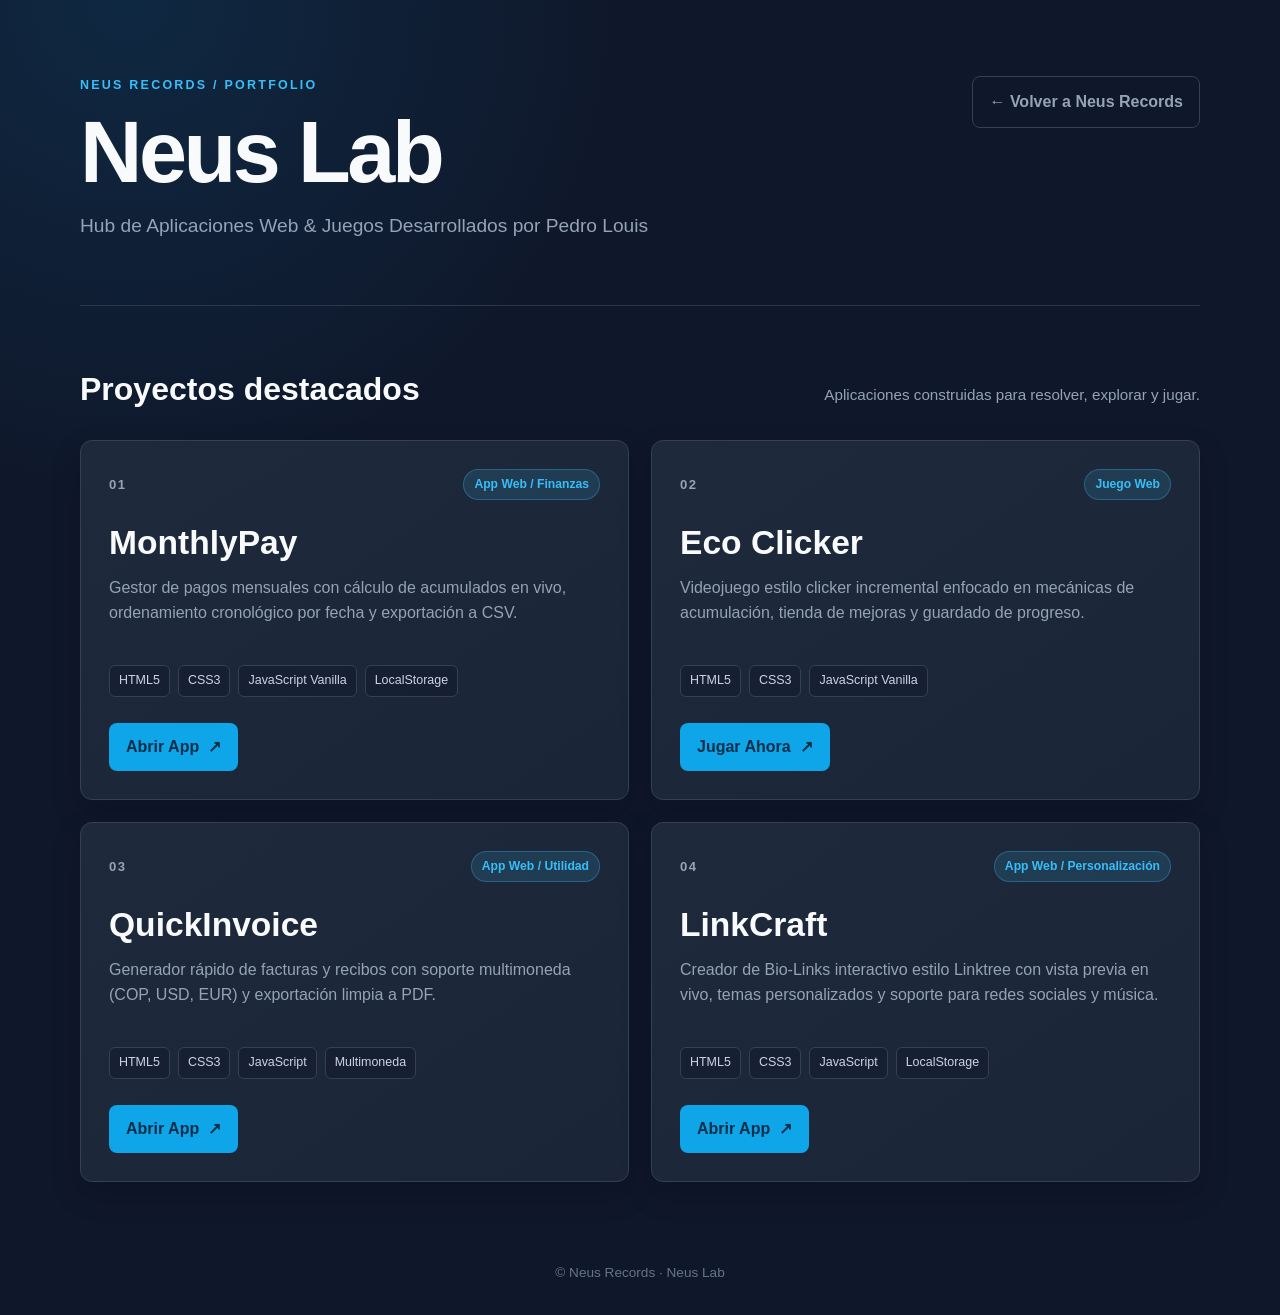
<file: portafolio/index.html>
<!DOCTYPE html>
<html lang="es">
<head>
	<meta charset="UTF-8">
	<meta name="viewport" content="width=device-width, initial-scale=1.0">
	<meta name="description" content="Neus Lab: aplicaciones web y juegos desarrollados por Pedro Louis.">
	<title>Neus Lab | Proyectos</title>
	<style>
		:root {
			color-scheme: dark;
			--background: #0f172a;
			--surface: #1e293b;
			--surface-raised: #24344d;
			--border: #334155;
			--text: #f8fafc;
			--muted: #94a3b8;
			--accent: #38bdf8;
			--accent-strong: #0ea5e9;
			--accent-soft: rgba(56, 189, 248, 0.14);
		}

		* {
			box-sizing: border-box;
		}

		html {
			scroll-behavior: smooth;
		}

		body {
			min-width: 320px;
			min-height: 100vh;
			margin: 0;
			background:
				radial-gradient(circle at 10% 0%, rgba(14, 165, 233, 0.12), transparent 32rem),
				var(--background);
			color: var(--text);
			font-family: "Segoe UI", "Helvetica Neue", sans-serif;
			line-height: 1.6;
		}

		a {
			color: inherit;
		}

		.site-shell {
			width: min(1120px, calc(100% - 40px));
			margin: 0 auto;
		}

		.hero {
			display: flex;
			align-items: flex-start;
			justify-content: space-between;
			gap: 32px;
			padding: 76px 0 64px;
			border-bottom: 1px solid rgba(51, 65, 85, 0.75);
		}

		.eyebrow {
			margin: 0 0 14px;
			color: var(--accent);
			font-size: 0.78rem;
			font-weight: 700;
			letter-spacing: 0.18em;
			text-transform: uppercase;
		}

		h1,
		h2,
		p {
			margin-top: 0;
		}

		h1 {
			max-width: 680px;
			margin-bottom: 16px;
			font-size: clamp(2.6rem, 7vw, 5.4rem);
			line-height: 0.98;
			letter-spacing: -0.04em;
		}

		.hero-copy {
			max-width: 670px;
			margin-bottom: 0;
			color: var(--muted);
			font-size: clamp(1rem, 2vw, 1.2rem);
		}

		.back-link,
		.project-link {
			display: inline-flex;
			align-items: center;
			justify-content: center;
			gap: 9px;
			border-radius: 8px;
			font-weight: 700;
			text-decoration: none;
			transition: transform 180ms ease, background-color 180ms ease, border-color 180ms ease;
		}

		.back-link {
			flex: 0 0 auto;
			padding: 12px 16px;
			border: 1px solid var(--border);
			color: var(--muted);
			white-space: nowrap;
		}

		.back-link:hover,
		.back-link:focus-visible {
			border-color: var(--accent);
			background: var(--accent-soft);
			color: var(--text);
			transform: translateY(-2px);
		}

		.projects-section {
			padding: 58px 0 80px;
		}

		.section-heading {
			display: flex;
			align-items: baseline;
			justify-content: space-between;
			gap: 20px;
			margin-bottom: 24px;
		}

		.section-heading h2 {
			margin-bottom: 0;
			font-size: clamp(1.5rem, 3vw, 2rem);
		}

		.section-heading p {
			margin-bottom: 0;
			color: var(--muted);
			font-size: 0.95rem;
		}

		.project-grid {
			display: grid;
			grid-template-columns: repeat(2, minmax(0, 1fr));
			gap: 22px;
		}

		.project-card {
			display: flex;
			flex-direction: column;
			min-height: 360px;
			padding: 28px;
			border: 1px solid var(--border);
			border-radius: 12px;
			background: linear-gradient(145deg, var(--surface), rgba(30, 41, 59, 0.78));
			box-shadow: 0 12px 30px rgba(2, 8, 23, 0.18);
			transition: transform 220ms ease, border-color 220ms ease, box-shadow 220ms ease;
		}

		.project-card:hover {
			border-color: rgba(56, 189, 248, 0.72);
			box-shadow: 0 18px 42px rgba(2, 8, 23, 0.34), 0 0 24px rgba(56, 189, 248, 0.1);
			transform: translateY(-6px);
		}

		.project-card:focus-within {
			border-color: var(--accent);
		}

		.project-topline {
			display: flex;
			align-items: center;
			justify-content: space-between;
			gap: 16px;
			margin-bottom: 24px;
		}

		.project-number {
			color: var(--muted);
			font-size: 0.82rem;
			font-weight: 700;
			letter-spacing: 0.12em;
		}

		.badge {
			padding: 5px 10px;
			border: 1px solid rgba(56, 189, 248, 0.3);
			border-radius: 999px;
			background: var(--accent-soft);
			color: var(--accent);
			font-size: 0.76rem;
			font-weight: 700;
		}

		.project-card h2 {
			margin-bottom: 12px;
			font-size: clamp(1.55rem, 3vw, 2.1rem);
			line-height: 1.15;
		}

		.description {
			margin-bottom: 24px;
			color: var(--muted);
		}

		.tech-list {
			display: flex;
			flex-wrap: wrap;
			gap: 8px;
			margin: auto 0 26px;
			padding: 0;
			list-style: none;
		}

		.tech-list li {
			padding: 5px 9px;
			border: 1px solid var(--border);
			border-radius: 6px;
			background: rgba(15, 23, 42, 0.42);
			color: #cbd5e1;
			font-size: 0.78rem;
		}

		.project-link {
			align-self: flex-start;
			padding: 11px 17px;
			background: var(--accent-strong);
			color: #082f49;
		}

		.project-link:hover,
		.project-link:focus-visible {
			background: var(--accent);
			transform: translateY(-2px);
		}

		:focus-visible {
			outline: 3px solid rgba(56, 189, 248, 0.45);
			outline-offset: 3px;
		}

		footer {
			padding: 0 0 32px;
			color: #64748b;
			font-size: 0.85rem;
			text-align: center;
		}

		@media (max-width: 700px) {
			.site-shell {
				width: min(100% - 28px, 560px);
			}

			.hero {
				flex-direction: column;
				padding: 48px 0 42px;
			}

			.back-link {
				width: 100%;
			}

			.projects-section {
				padding: 42px 0 56px;
			}

			.section-heading {
				align-items: flex-start;
				flex-direction: column;
				gap: 6px;
			}

			.project-grid {
				grid-template-columns: 1fr;
			}

			.project-card {
				min-height: 0;
				padding: 23px;
			}
		}

		@media (prefers-reduced-motion: reduce) {
			html {
				scroll-behavior: auto;
			}

			*,
			*::before,
			*::after {
				transition-duration: 0.01ms !important;
			}
		}
	</style>
</head>
<body>
	<main>
		<div class="site-shell">
			<header class="hero">
				<div>
					<p class="eyebrow">Neus Records / Portfolio</p>
					<h1>Neus Lab</h1>
					<p class="hero-copy">Hub de Aplicaciones Web &amp; Juegos Desarrollados por Pedro Louis</p>
				</div>
				<a class="back-link" href="../index.html">← Volver a Neus Records</a>
			</header>

			<section class="projects-section" aria-labelledby="projects-title">
				<div class="section-heading">
					<h2 id="projects-title">Proyectos destacados</h2>
					<p>Aplicaciones construidas para resolver, explorar y jugar.</p>
				</div>

				<div class="project-grid">
					<article class="project-card">
						<div class="project-topline">
							<span class="project-number">01</span>
							<span class="badge">App Web / Finanzas</span>
						</div>
						<h2>MonthlyPay</h2>
						<p class="description">Gestor de pagos mensuales con cálculo de acumulados en vivo, ordenamiento cronológico por fecha y exportación a CSV.</p>
						<ul class="tech-list" aria-label="Tecnologías de MonthlyPay">
							<li>HTML5</li>
							<li>CSS3</li>
							<li>JavaScript Vanilla</li>
							<li>LocalStorage</li>
						</ul>
						<a class="project-link" href="./monthlypay/">Abrir App <span aria-hidden="true">↗</span></a>
					</article>

					<article class="project-card">
						<div class="project-topline">
							<span class="project-number">02</span>
							<span class="badge">Juego Web</span>
						</div>
						<h2>Eco Clicker</h2>
						<p class="description">Videojuego estilo clicker incremental enfocado en mecánicas de acumulación, tienda de mejoras y guardado de progreso.</p>
						<ul class="tech-list" aria-label="Tecnologías de Eco Clicker">
							<li>HTML5</li>
							<li>CSS3</li>
							<li>JavaScript Vanilla</li>
						</ul>
						<a class="project-link" href="./ecoclicker/">Jugar Ahora <span aria-hidden="true">↗</span></a>
					</article>

					<article class="project-card">
						<div class="project-topline">
							<span class="project-number">03</span>
							<span class="badge">App Web / Utilidad</span>
						</div>
						<h2>QuickInvoice</h2>
						<p class="description">Generador rápido de facturas y recibos con soporte multimoneda (COP, USD, EUR) y exportación limpia a PDF.</p>
						<ul class="tech-list" aria-label="Tecnologías de QuickInvoice">
							<li>HTML5</li>
							<li>CSS3</li>
							<li>JavaScript</li>
							<li>Multimoneda</li>
						</ul>
						<a class="project-link" href="./quickinvoice/">Abrir App <span aria-hidden="true">↗</span></a>
					</article>

					<article class="project-card">
						<div class="project-topline">
							<span class="project-number">04</span>
							<span class="badge">App Web / Personalización</span>
						</div>
						<h2>LinkCraft</h2>
						<p class="description">Creador de Bio-Links interactivo estilo Linktree con vista previa en vivo, temas personalizados y soporte para redes sociales y música.</p>
						<ul class="tech-list" aria-label="Tecnologías de LinkCraft">
							<li>HTML5</li>
							<li>CSS3</li>
							<li>JavaScript</li>
							<li>LocalStorage</li>
						</ul>
						<a class="project-link" href="./linkcraft/">Abrir App <span aria-hidden="true">↗</span></a>
					</article>
				</div>
			</section>
		</div>
	</main>

	<footer>© Neus Records · Neus Lab</footer>
</body>
</html>
</file>
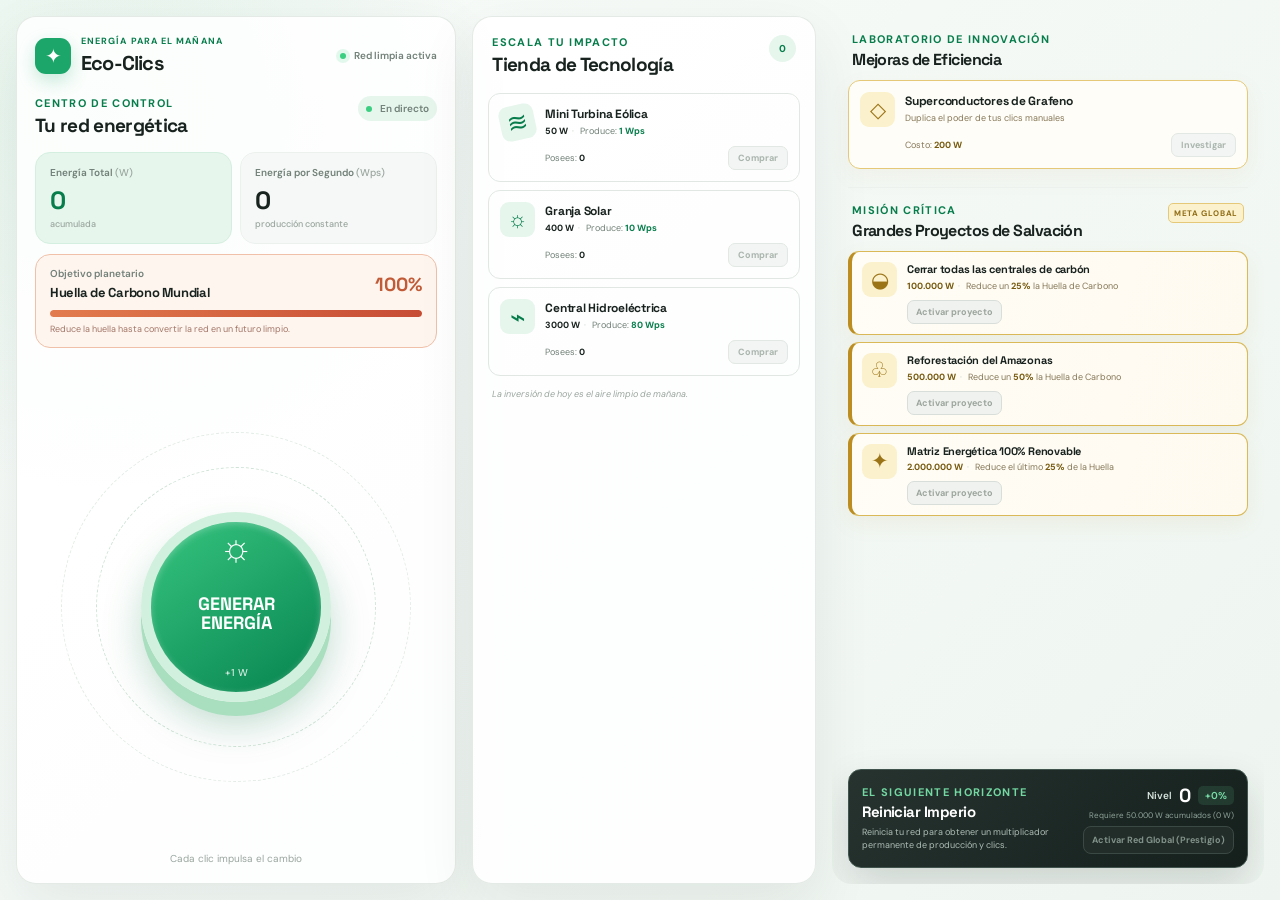
<file: portafolio/ecoclicker/index.html>
<!DOCTYPE html>
<html lang="es">
<head>
	<meta charset="UTF-8">
	<meta name="viewport" content="width=device-width, initial-scale=1.0">
	<meta name="description" content="Eco-Clics: construye tu imperio de energía limpia.">
	<title>Eco-Clics: Imperio de Energía Limpia</title>
	<link rel="preconnect" href="https://fonts.googleapis.com">
	<link rel="preconnect" href="https://fonts.gstatic.com" crossorigin>
	<link href="https://fonts.googleapis.com/css2?family=DM+Sans:wght@400;500;600;700&family=Space+Grotesk:wght@500;600;700&display=swap" rel="stylesheet">
	<link rel="stylesheet" href="style.css">
</head>
<body>
	<div class="page-shell">
		<main class="game-layout">
			<section class="generator-panel" aria-labelledby="dashboard-title">
				<div class="control-brand">
					<div class="brand-lockup">
						<div class="brand-mark" aria-hidden="true">✦</div>
						<div>
							<p class="eyebrow">Energía para el mañana</p>
							<h1>Eco-Clics</h1>
						</div>
					</div>
					<div class="status-pill"><span class="status-dot"></span> Red limpia activa</div>
				</div>
				<div class="section-heading">
					<div>
						<p class="eyebrow">Centro de control</p>
						<h2 id="dashboard-title">Tu red energética</h2>
					</div>
					<span class="live-label"><span></span> En directo</span>
				</div>

				<div class="metrics" aria-label="Estadísticas de energía">
					<div class="metric-card metric-primary">
						<span class="metric-label">Energía Total <b>(W)</b></span>
						<strong id="energy-total">0</strong>
						<span class="metric-note">acumulada</span>
					</div>
					<div class="metric-card">
						<span class="metric-label">Energía por Segundo <b>(Wps)</b></span>
						<strong id="energy-rate">0</strong>
						<span class="metric-note">producción constante</span>
					</div>
				</div>
				<div class="carbon-card" id="carbon-card">
					<div class="carbon-heading">
						<div>
							<span class="metric-label">Objetivo planetario</span>
							<strong>Huella de Carbono Mundial</strong>
						</div>
						<b id="carbon-value">100%</b>
					</div>
					<div class="carbon-track" role="progressbar" aria-label="Huella de Carbono Mundial" aria-valuemin="0" aria-valuemax="100" aria-valuenow="100">
						<span id="carbon-progress-fill"></span>
					</div>
					<p>Reduce la huella hasta convertir la red en un futuro limpio.</p>
				</div>

				<div class="generator-stage">
					<div class="orbit orbit-one"></div>
					<div class="orbit orbit-two"></div>
					<button class="solar-button" id="generate-button" type="button" aria-label="Generar energía">
						<span class="solar-icon" aria-hidden="true">☼</span>
						<span>Generar<br>energía</span>
						<small>+1 W</small>
					</button>
					<p class="click-hint">Cada clic impulsa el cambio</p>
				</div>
			</section>

			<aside class="shop-panel" aria-labelledby="shop-title">
				<div class="section-heading shop-heading">
					<div>
						<p class="eyebrow">Escala tu impacto</p>
						<h2 id="shop-title">Tienda de Tecnología</h2>
					</div>
					<span class="shop-count" id="owned-total">0</span>
				</div>
				<div class="shop-list">
					<article class="upgrade-card" data-id="wind">
						<div class="upgrade-icon wind-icon" aria-hidden="true">≋</div>
						<div class="upgrade-info">
							<h3>Mini Turbina Eólica</h3>
							<p><span class="cost" data-cost>50 W</span><span class="separator">·</span> Produce: <b>1 Wps</b></p>
							<div class="upgrade-footer"><span>Posees: <b data-owned>0</b></span><button class="buy-button" type="button">Comprar</button></div>
						</div>
					</article>
					<article class="upgrade-card" data-id="solar">
						<div class="upgrade-icon solar-icon-small" aria-hidden="true">☼</div>
						<div class="upgrade-info">
							<h3>Granja Solar</h3>
							<p><span class="cost" data-cost>400 W</span><span class="separator">·</span> Produce: <b>10 Wps</b></p>
							<div class="upgrade-footer"><span>Posees: <b data-owned>0</b></span><button class="buy-button" type="button">Comprar</button></div>
						</div>
					</article>
					<article class="upgrade-card" data-id="hydro">
						<div class="upgrade-icon hydro-icon" aria-hidden="true">⌁</div>
						<div class="upgrade-info">
							<h3>Central Hidroeléctrica</h3>
							<p><span class="cost" data-cost>3000 W</span><span class="separator">·</span> Produce: <b>80 Wps</b></p>
							<div class="upgrade-footer"><span>Posees: <b data-owned>0</b></span><button class="buy-button" type="button">Comprar</button></div>
						</div>
					</article>
				</div>
				<p class="shop-tip">La inversión de hoy es el aire limpio de mañana.</p>
			</aside>

			<section class="innovation-panel" aria-label="Innovación y progreso">
				<section class="research-section" aria-labelledby="research-title">
					<div class="research-heading">
						<p class="eyebrow">Laboratorio de innovación</p>
						<h2 id="research-title">Mejoras de Eficiencia</h2>
					</div>
					<article class="research-card" id="grafeno-card">
						<div class="research-icon" aria-hidden="true">◇</div>
						<div class="upgrade-info">
							<h3>Superconductores de Grafeno</h3>
							<p>Duplica el poder de tus clics manuales</p>
							<div class="upgrade-footer">
								<span class="research-cost">Costo: <b>200 W</b></span>
								<button class="buy-button research-button" id="buy-grafeno" type="button">Investigar</button>
							</div>
						</div>
					</article>
				</section>
				<section class="projects-section" aria-labelledby="projects-title">
					<div class="projects-heading">
						<div>
							<p class="eyebrow">Misión crítica</p>
							<h2 id="projects-title">Grandes Proyectos de Salvación</h2>
						</div>
						<span class="project-badge">META GLOBAL</span>
					</div>
					<div class="project-list">
						<article class="mega-project-card" data-project="coal">
							<div class="project-icon" aria-hidden="true">◒</div>
							<div class="upgrade-info">
								<h3>Cerrar todas las centrales de carbón</h3>
								<p><span class="project-cost">100.000 W</span><span class="separator">·</span> Reduce un <b>25%</b> la Huella de Carbono</p>
								<button class="project-button" id="buy-coal" type="button">Activar proyecto</button>
							</div>
						</article>
						<article class="mega-project-card" data-project="amazon">
							<div class="project-icon" aria-hidden="true">♧</div>
							<div class="upgrade-info">
								<h3>Reforestación del Amazonas</h3>
								<p><span class="project-cost">500.000 W</span><span class="separator">·</span> Reduce un <b>50%</b> la Huella de Carbono</p>
								<button class="project-button" id="buy-amazon" type="button">Activar proyecto</button>
							</div>
						</article>
						<article class="mega-project-card" data-project="renewable">
							<div class="project-icon" aria-hidden="true">✦</div>
							<div class="upgrade-info">
								<h3>Matriz Energética 100% Renovable</h3>
								<p><span class="project-cost">2.000.000 W</span><span class="separator">·</span> Reduce el último <b>25%</b> de la Huella</p>
								<button class="project-button" id="buy-renewable" type="button">Activar proyecto</button>
							</div>
						</article>
					</div>
				</section>
				<section class="prestige-section" aria-labelledby="prestige-title">
					<div class="prestige-copy">
						<p class="eyebrow">El siguiente horizonte</p>
						<h2 id="prestige-title">Reiniciar Imperio</h2>
						<p>Reinicia tu red para obtener un multiplicador permanente de producción y clics.</p>
					</div>
					<div class="prestige-controls">
						<div class="prestige-level">Nivel <strong id="prestige-level">0</strong><span id="prestige-multiplier">+0%</span></div>
						<p id="prestige-progress">Requiere 50.000 W acumulados</p>
						<button class="prestige-button" id="prestige-button" type="button">Activar Red Global (Prestigio)</button>
					</div>
				</section>
			</section>
		</main>
	</div>
	<div id="floating-layer"></div>
	<div class="toast" id="toast" role="status" aria-live="polite"></div>
	<div id="notificacion-logro" role="status" aria-live="polite" aria-atomic="true">
		<strong>Logro desbloqueado</strong>
		<span id="texto-logro"></span>
	</div>
	<div class="victory-overlay" id="victory-overlay" role="dialog" aria-modal="true" aria-labelledby="victory-title">
		<div class="victory-modal">
			<div class="victory-spark" aria-hidden="true">✦</div>
			<p class="eyebrow">Misión cumplida</p>
			<h2 id="victory-title">¡Has salvado el planeta!</h2>
			<p>La Tierra ahora es 100% limpia gracias a tu imperio energético.</p>
			<button class="free-mode-button" id="continue-free" type="button">Seguir jugando en modo libre</button>
		</div>
	</div>
	<script src="script.js"></script>
</body>
</html>
</file>
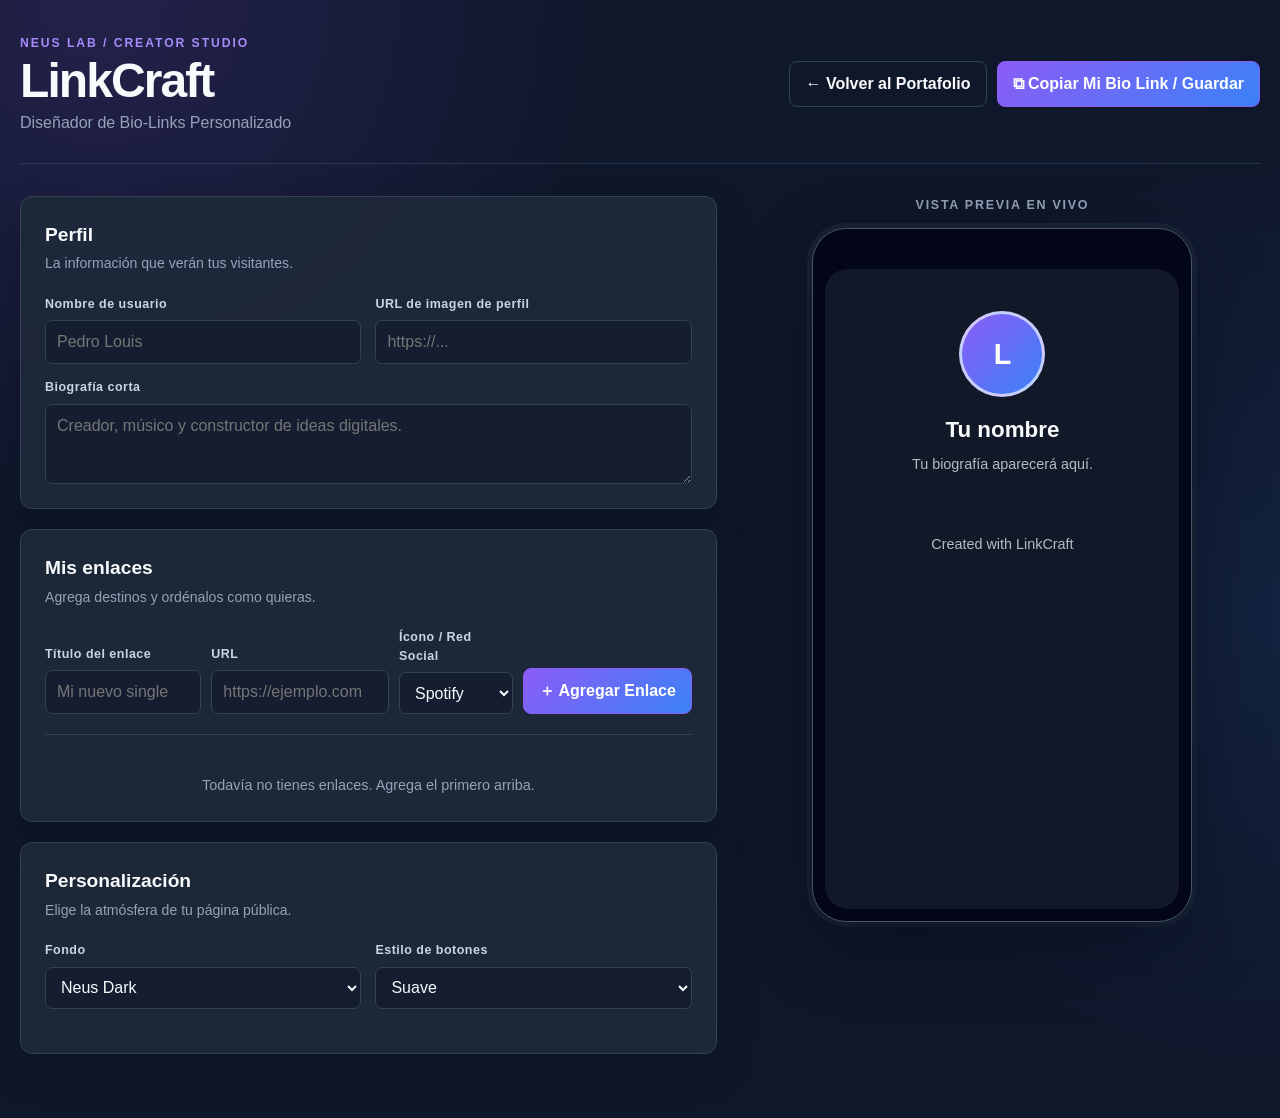
<file: portafolio/linkcraft/index.html>
<!DOCTYPE html>
<html lang="es">
<head>
	<meta charset="UTF-8">
	<meta name="viewport" content="width=device-width, initial-scale=1.0">
	<meta name="description" content="LinkCraft, creador de Bio-Links personalizado.">
	<title>LinkCraft | Creador de Bio-Links</title>
	<link rel="stylesheet" href="style.css">
</head>
<body>
	<div class="app-shell">
		<header class="topbar">
			<div>
				<p class="eyebrow">Neus Lab / Creator Studio</p>
				<h1>LinkCraft</h1>
				<p class="subtitle">Diseñador de Bio-Links Personalizado</p>
			</div>
			<div class="topbar-actions">
				<a class="button" href="../index.html">← Volver al Portafolio</a>
				<button class="button button-primary" id="saveButton" type="button">⧉ Copiar Mi Bio Link / Guardar</button>
			</div>
		</header>

		<main class="dashboard">
			<section class="editor-panel" aria-label="Editor de Bio-Link">
				<section class="panel-card">
					<div class="panel-heading">
						<div>
							<h2>Perfil</h2>
							<p>La información que verán tus visitantes.</p>
						</div>
					</div>
					<div class="form-grid">
						<div class="field"><label for="profileName">Nombre de usuario</label><input id="profileName" type="text" placeholder="Pedro Louis"></div>
						<div class="field"><label for="profileAvatar">URL de imagen de perfil</label><input id="profileAvatar" type="url" placeholder="https://..."></div>
						<div class="field field-full"><label for="profileBio">Biografía corta</label><textarea id="profileBio" maxlength="160" placeholder="Creador, músico y constructor de ideas digitales."></textarea></div>
					</div>
				</section>

				<section class="panel-card">
					<div class="panel-heading">
						<div>
							<h2>Mis enlaces</h2>
							<p>Agrega destinos y ordénalos como quieras.</p>
						</div>
					</div>
					<div class="link-form">
						<div class="field"><label for="linkTitle">Título del enlace</label><input id="linkTitle" type="text" placeholder="Mi nuevo single"></div>
						<div class="field"><label for="linkUrl">URL</label><input id="linkUrl" type="url" placeholder="https://ejemplo.com"></div>
						<div class="field"><label for="linkIcon">Ícono / Red Social</label><select id="linkIcon"><option value="spotify">Spotify</option><option value="instagram">Instagram</option><option value="youtube">YouTube</option><option value="github">GitHub</option><option value="web">Web</option><option value="twitter">Twitter</option></select></div>
						<button class="button button-primary" id="addLinkButton" type="button">＋ Agregar Enlace</button>
					</div>
					<ul class="link-list" id="linkList"></ul>
					<p class="empty-state" id="emptyState">Todavía no tienes enlaces. Agrega el primero arriba.</p>
				</section>

				<section class="panel-card">
					<div class="panel-heading">
						<div>
							<h2>Personalización</h2>
							<p>Elige la atmósfera de tu página pública.</p>
						</div>
					</div>
					<div class="theme-grid">
						<div class="field"><label for="backgroundTheme">Fondo</label><select id="backgroundTheme"><option value="neus-dark">Neus Dark</option><option value="cyberpunk">Cyberpunk</option><option value="glow">Glow</option><option value="minimal">Minimal</option></select></div>
						<div class="field"><label for="buttonStyle">Estilo de botones</label><select id="buttonStyle"><option value="soft">Suave</option><option value="solid">Sólido</option><option value="outline">Outline</option></select></div>
					</div>
					<p class="status" id="saveStatus" aria-live="polite"></p>
				</section>
			</section>

			<aside class="preview-column" aria-label="Vista previa del Bio-Link">
				<p class="preview-label">Vista previa en vivo</p>
				<div class="phone">
					<div class="phone-camera" aria-hidden="true"></div>
					<div class="phone-screen" id="phoneScreen">
						<div class="bio-profile">
							<div class="avatar avatar-fallback" id="previewAvatar" aria-label="Avatar">LC</div>
							<h2 id="previewName">Tu nombre</h2>
							<p id="previewBio">Tu biografía aparecerá aquí.</p>
							<div class="preview-links" id="previewLinks"></div>
							<p class="preview-brand">Created with LinkCraft</p>
						</div>
					</div>
				</div>
			</aside>
		</main>
	</div>
	<script src="script.js"></script>
</body>
</html>
</file>
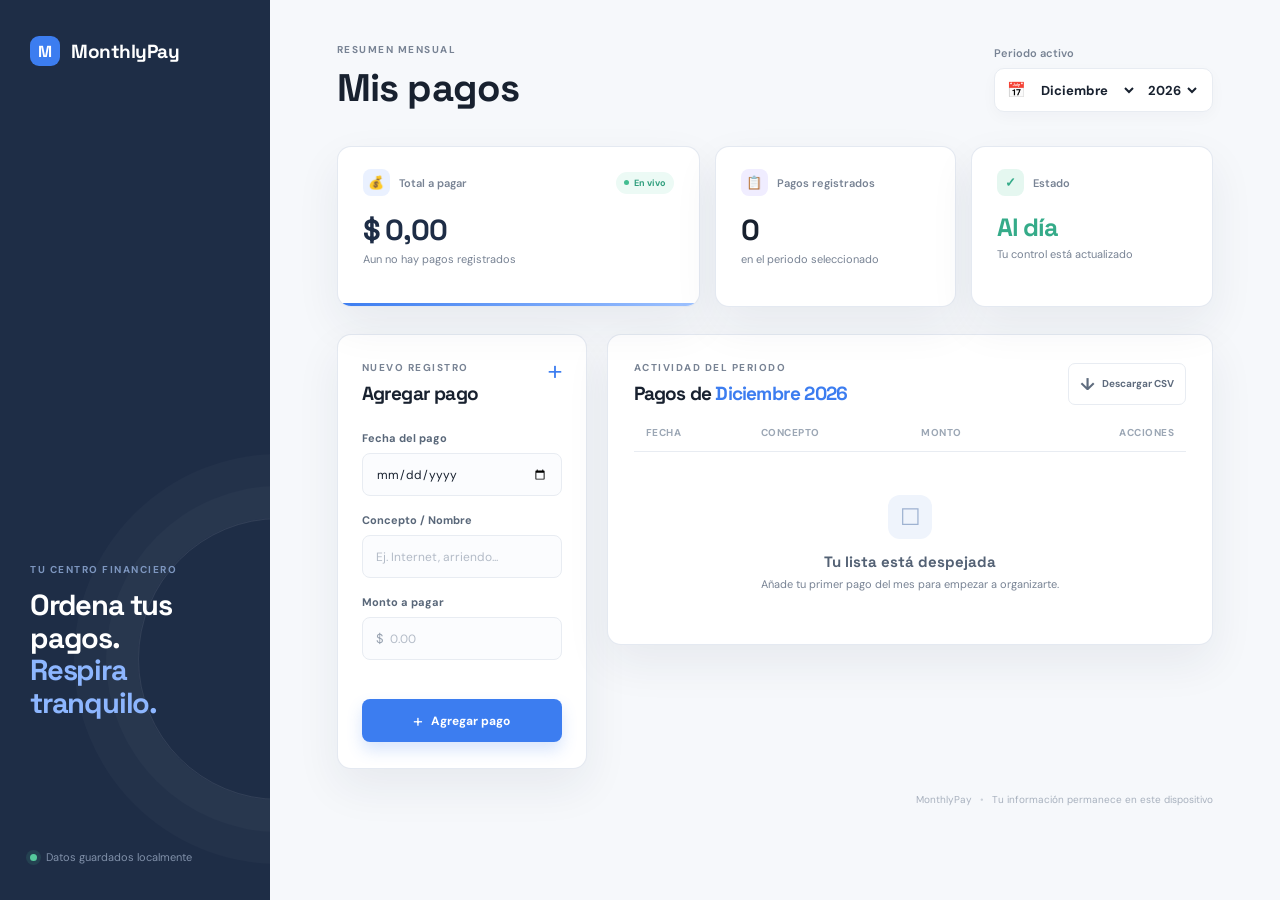
<file: portafolio/monthlypay/index.html>
<!DOCTYPE html>
<html lang="es">
<head>
  <meta charset="UTF-8">
  <meta name="viewport" content="width=device-width, initial-scale=1.0">
  <meta name="description" content="Gestiona y controla tus pagos mensuales en un solo lugar.">
  <title>MonthlyPay | Gestor de Pagos</title>
  <link rel="preconnect" href="https://fonts.googleapis.com">
  <link rel="preconnect" href="https://fonts.gstatic.com" crossorigin>
  <link href="https://fonts.googleapis.com/css2?family=DM+Sans:wght@400;500;600;700&family=Space+Grotesk:wght@500;600;700&display=swap" rel="stylesheet">
  <link rel="stylesheet" href="styles.css">
</head>
<body>
  <div class="app-shell">
    <aside class="sidebar">
      <div class="brand">
        <span class="brand-mark">M</span>
        <span>MonthlyPay</span>
      </div>
      <div class="sidebar-copy">
        <p class="eyebrow">Tu centro financiero</p>
        <h2>Ordena tus pagos.<br><em>Respira tranquilo.</em></h2>
      </div>
      <div class="sidebar-footer">
        <div class="status-dot"></div>
        <span>Datos guardados localmente</span>
      </div>
    </aside>

    <main class="main-content">
      <header class="topbar">
        <div>
          <p class="eyebrow">Resumen mensual</p>
          <h1>Mis pagos</h1>
        </div>
        <div class="month-picker-group">
          <label for="monthSelect">Periodo activo</label>
          <div class="month-picker">
            <span class="calendar-icon" aria-hidden="true">&#128197;</span>
            <select id="monthSelect" aria-label="Seleccionar mes"></select>
            <select id="yearSelect" aria-label="Seleccionar año"></select>
          </div>
        </div>
      </header>

      <section class="overview-grid" aria-label="Resumen del mes">
        <article class="total-card">
          <div class="card-heading">
            <span class="icon-bubble blue">&#128176;</span>
            <span>Total a pagar</span>
            <span class="live-badge"><i></i> En vivo</span>
          </div>
          <strong id="totalAmount">$0,00</strong>
          <p id="totalCaption">Aun no hay pagos registrados</p>
          <div class="total-accent"></div>
        </article>
        <article class="stat-card">
          <div class="card-heading"><span class="icon-bubble lavender">&#128203;</span><span>Pagos registrados</span></div>
          <strong id="paymentCount">0</strong>
          <p>en el periodo seleccionado</p>
        </article>
        <article class="stat-card">
          <div class="card-heading"><span class="icon-bubble mint">&#10003;</span><span>Estado</span></div>
          <strong class="status-text">Al d&iacute;a</strong>
          <p>Tu control est&aacute; actualizado</p>
        </article>
      </section>

      <section class="workspace-grid">
        <article class="panel form-panel">
          <div class="panel-header">
            <div>
              <p class="eyebrow">Nuevo registro</p>
              <h2 id="formTitle">Agregar pago</h2>
            </div>
            <span class="plus-mark">+</span>
          </div>
          <form id="paymentForm" novalidate>
            <input type="hidden" id="editingId">
            <div class="field-group">
              <label for="paymentDate">Fecha del pago</label>
              <input id="paymentDate" type="date" required>
            </div>
            <div class="field-group">
              <label for="paymentConcept">Concepto / Nombre</label>
              <input id="paymentConcept" type="text" placeholder="Ej. Internet, arriendo..." maxlength="80" required>
            </div>
            <div class="field-group">
              <label for="paymentAmount">Monto a pagar</label>
              <div class="amount-input"><span>$</span><input id="paymentAmount" type="number" min="0" step="0.01" placeholder="0.00" required></div>
            </div>
            <p class="form-error" id="formError" role="alert"></p>
            <div class="form-actions">
              <button class="primary-button" type="submit" id="submitButton"><span>+</span> Agregar pago</button>
              <button class="text-button hidden" type="button" id="cancelEdit">Cancelar</button>
            </div>
          </form>
        </article>

        <article class="panel list-panel">
          <div class="panel-header list-header">
            <div>
              <p class="eyebrow">Actividad del periodo</p>
              <h2>Pagos de <span id="activeMonthLabel">este mes</span></h2>
            </div>
            <button class="export-button" id="exportButton" type="button" title="Descargar CSV del mes"><span aria-hidden="true">&#8595;</span> Descargar CSV</button>
          </div>
          <div class="table-wrap">
            <table>
              <thead><tr><th>Fecha</th><th>Concepto</th><th>Monto</th><th class="actions-heading">Acciones</th></tr></thead>
              <tbody id="paymentsBody"></tbody>
            </table>
            <div class="empty-state" id="emptyState">
              <div class="empty-icon">&#9744;</div>
              <h3>Tu lista est&aacute; despejada</h3>
              <p>A&ntilde;ade tu primer pago del mes para empezar a organizarte.</p>
            </div>
          </div>
        </article>
      </section>
      <footer class="page-footer">MonthlyPay <span>&bull;</span> Tu informaci&oacute;n permanece en este dispositivo</footer>
    </main>
  </div>
  <script src="script.js"></script>
</body>
</html>
</file>
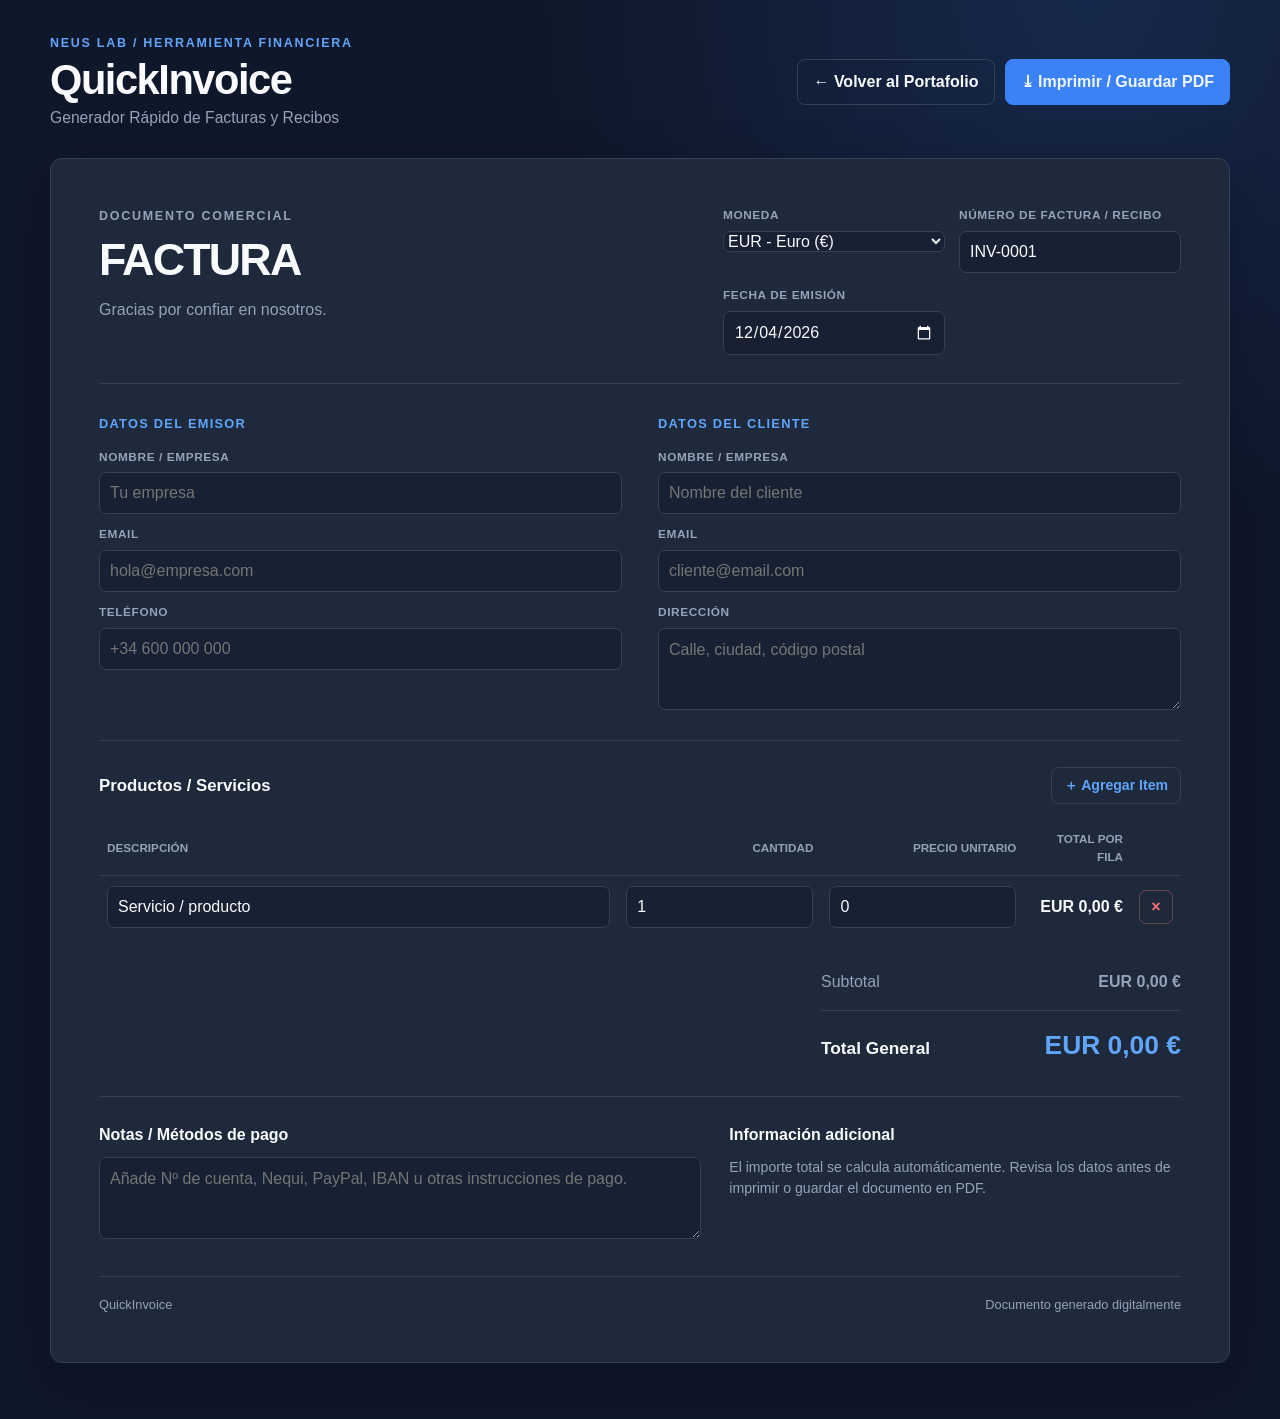
<file: portafolio/quickinvoice/index.html>
<!DOCTYPE html>
<html lang="es">
<head>
	<meta charset="UTF-8">
	<meta name="viewport" content="width=device-width, initial-scale=1.0">
	<meta name="description" content="QuickInvoice, generador rápido de facturas y recibos.">
	<title>QuickInvoice | Generador de Facturas</title>
	<link rel="stylesheet" href="styles.css">
</head>
<body>
	<div class="app-shell">
		<header class="topbar screen-only">
			<div>
				<p class="brand-kicker">Neus Lab / Herramienta financiera</p>
				<h1>QuickInvoice</h1>
				<p class="subtitle">Generador Rápido de Facturas y Recibos</p>
			</div>
			<div class="topbar-actions">
				<a class="button" href="../index.html">← Volver al Portafolio</a>
				<button class="button button-primary" id="printButton" type="button">⤓ Imprimir / Guardar PDF</button>
			</div>
		</header>

		<main class="workspace">
			<section class="invoice" id="invoice" aria-labelledby="invoice-title">
				<div class="invoice-inner">
					<div class="invoice-heading">
						<div>
							<p class="brand-kicker">Documento comercial</p>
							<h2 id="invoice-title">FACTURA</h2>
							<p>Gracias por confiar en nosotros.</p>
						</div>
						<div class="invoice-meta">
							<div class="meta-field currency-control"><label for="currency">Moneda</label><select id="currency"><option value="COP">COP - Peso Colombiano ($)</option><option value="USD">USD - Dólar ($)</option><option value="EUR" selected>EUR - Euro (€)</option></select></div>
							<div class="meta-field"><label for="invoiceNumber">Número de factura / recibo</label><input id="invoiceNumber" type="text" value="INV-0001"></div>
							<div class="meta-field"><label for="issueDate">Fecha de emisión</label><input id="issueDate" type="date"></div>
							<div class="meta-field currency-print" id="currencyPrint" aria-label="Moneda seleccionada">EUR (€)</div>
						</div>
					</div>

					<div class="party-grid">
						<section class="party" aria-labelledby="issuer-title">
							<h3 id="issuer-title">Datos del emisor</h3>
							<div class="party-fields">
								<div class="field"><label for="issuerName">Nombre / Empresa</label><input id="issuerName" type="text" placeholder="Tu empresa"></div>
								<div class="field"><label for="issuerEmail">Email</label><input id="issuerEmail" type="email" placeholder="hola@empresa.com"></div>
								<div class="field"><label for="issuerPhone">Teléfono</label><input id="issuerPhone" type="tel" placeholder="+34 600 000 000"></div>
							</div>
						</section>
						<section class="party" aria-labelledby="client-title">
							<h3 id="client-title">Datos del cliente</h3>
							<div class="party-fields">
								<div class="field"><label for="clientName">Nombre / Empresa</label><input id="clientName" type="text" placeholder="Nombre del cliente"></div>
								<div class="field"><label for="clientEmail">Email</label><input id="clientEmail" type="email" placeholder="cliente@email.com"></div>
								<div class="field"><label for="clientAddress">Dirección</label><textarea id="clientAddress" placeholder="Calle, ciudad, código postal"></textarea></div>
							</div>
						</section>
					</div>

					<section class="items-section" aria-labelledby="items-title">
						<div class="section-bar"><h3 id="items-title">Productos / Servicios</h3><button class="button add-item" id="addItemButton" type="button">＋ Agregar Item</button></div>
						<div class="items-wrap">
							<table class="items-table">
								<thead><tr><th scope="col">Descripción</th><th scope="col">Cantidad</th><th scope="col">Precio Unitario</th><th scope="col">Total por Fila</th><th scope="col"><span class="sr-only">Acciones</span></th></tr></thead>
								<tbody id="itemsBody"></tbody>
							</table>
						</div>
					</section>

					<div class="totals-area"><div class="totals" aria-live="polite"><div class="total-line"><span>Subtotal</span><strong id="subtotal">0,00 €</strong></div><div class="grand-total"><span>Total General</span><strong id="grandTotal">0,00 €</strong></div></div></div>

					<section class="notes-area">
						<div><h3>Notas / Métodos de pago</h3><textarea id="notes" placeholder="Añade Nº de cuenta, Nequi, PayPal, IBAN u otras instrucciones de pago."></textarea></div>
						<div><h3>Información adicional</h3><p>El importe total se calcula automáticamente. Revisa los datos antes de imprimir o guardar el documento en PDF.</p></div>
					</section>
					<div class="invoice-footer"><span>QuickInvoice</span><span>Documento generado digitalmente</span></div>
				</div>
			</section>
		</main>
	</div>
	<script src="script.js"></script>
</body>
</html>
</file>
<file: portafolio/ecoclicker/style.css>
@import url('https://fonts.googleapis.com/css2?family=DM+Sans:wght@400;500;600;700&family=Space+Grotesk:wght@500;600;700&display=swap');

:root {
	--ink: #18221e;
	--muted: #718078;
	--line: #e1e8e3;
	--paper: #fbfdfb;
	--green: #1ca66a;
	--green-dark: #087d4c;
	--green-pale: #e6f6ed;
	--shadow: 0 22px 60px rgba(28, 54, 42, 0.08);
}

* { box-sizing: border-box; }

body {
	min-height: 100vh;
	margin: 0;
	color: var(--ink);
	font-family: 'DM Sans', sans-serif;
	background: #f4f8f5;
	background-image: radial-gradient(circle at 8% 12%, rgba(89, 188, 132, 0.12), transparent 24rem), linear-gradient(135deg, #f9fcfa 0%, #eef5f0 100%);
}

button { font: inherit; }
.page-shell { width: min(1180px, calc(100% - 48px)); margin: 0 auto; padding: 34px 0 42px; }
.topbar, .section-heading, .upgrade-footer { display: flex; align-items: center; justify-content: space-between; }
.brand-lockup { display: flex; align-items: center; gap: 13px; }
.brand-mark { display: grid; place-items: center; width: 42px; height: 42px; color: white; background: var(--green); border-radius: 13px; font-size: 24px; box-shadow: 0 7px 18px rgba(28, 166, 106, 0.23); }
.eyebrow { margin: 0 0 3px; color: var(--green-dark); font-size: 11px; font-weight: 700; letter-spacing: .12em; text-transform: uppercase; }
h1, h2, h3, p { margin-top: 0; }
h1, h2, h3 { font-family: 'Space Grotesk', sans-serif; }
h1 { margin-bottom: 0; font-size: 23px; letter-spacing: -0.04em; }
.status-pill, .live-label { display: flex; align-items: center; gap: 8px; color: var(--muted); font-size: 12px; font-weight: 600; }
.status-dot, .live-label span { width: 7px; height: 7px; display: inline-block; background: #3ccf82; border-radius: 50%; box-shadow: 0 0 0 4px rgba(60, 207, 130, .13); }
.game-layout { display: grid; grid-template-columns: minmax(0, 1.35fr) minmax(360px, .95fr); gap: 24px; margin-top: 42px; }
.generator-panel, .shop-panel { min-height: 650px; padding: 31px; background: rgba(255,255,255,.84); border: 1px solid rgba(225,232,227,.9); border-radius: 24px; box-shadow: var(--shadow); }
h2 { margin: 0; font-size: 22px; letter-spacing: -0.035em; }
.section-heading { align-items: flex-start; }
.live-label { padding: 7px 10px; background: var(--green-pale); border-radius: 20px; }
.live-label span { width: 6px; height: 6px; box-shadow: none; }
.metrics { display: grid; grid-template-columns: 1fr 1fr; gap: 12px; margin-top: 28px; }
.metric-card { padding: 19px 20px; background: #f5f8f6; border: 1px solid #edf1ee; border-radius: 15px; }
.metric-primary { background: var(--green-pale); border-color: #d4efdf; }
.metric-label, .metric-note { display: block; color: var(--muted); font-size: 12px; font-weight: 600; }
.metric-label b { color: #9aa69f; font-weight: 500; }
.metric-card strong { display: block; margin: 7px 0 2px; font-family: 'Space Grotesk', sans-serif; font-size: 32px; letter-spacing: -0.06em; }
.metric-primary strong { color: var(--green-dark); }
.metric-note { color: #9aa69f; font-size: 11px; font-weight: 500; }
.carbon-card { margin-top: 15px; padding: 17px 20px; background: #fff5ef; border: 1px solid #f0c0a8; border-radius: 15px; transition: color .35s, background .35s, border-color .35s; }
.carbon-heading { display: flex; align-items: center; justify-content: space-between; gap: 16px; }.carbon-heading strong { display: block; margin-top: 4px; font-family: 'Space Grotesk', sans-serif; font-size: 15px; letter-spacing: -0.02em; }.carbon-heading > b { color: #c15b37; font-family: 'Space Grotesk', sans-serif; font-size: 22px; }
.carbon-track { height: 9px; margin-top: 13px; overflow: hidden; background: #f3d8ca; border-radius: 20px; }.carbon-track span { display: block; width: 100%; height: 100%; background: linear-gradient(90deg, #e27c4e, #c74c34); border-radius: inherit; transition: width .45s ease, background .35s; }
.carbon-card p { margin: 9px 0 0; color: #a27667; font-size: 10px; }.carbon-card.low { background: #eef9f1; border-color: #b9e1c4; }.carbon-card.low .carbon-heading > b { color: var(--green-dark); }.carbon-card.low .carbon-track { background: #d6ecda; }.carbon-card.low .carbon-track span { background: linear-gradient(90deg, #33b873, #087d4c); }.carbon-card.low p { color: #6e947b; }
.generator-stage { position: relative; display: grid; place-items: center; min-height: 455px; }
.solar-button { position: relative; z-index: 1; display: grid; place-items: center; width: 235px; height: 235px; padding: 0; color: white; background: linear-gradient(145deg, #36c47f, #078450); border: 12px solid #d1f0dd; border-radius: 50%; box-shadow: 0 18px 0 #a9dfbf, 0 27px 45px rgba(13, 121, 73, .25), inset 0 2px 7px rgba(255,255,255,.28); cursor: pointer; font-family: 'Space Grotesk', sans-serif; font-size: 22px; font-weight: 700; line-height: 1.02; text-transform: uppercase; transition: transform .15s ease, box-shadow .15s ease; }
.solar-button:hover { transform: translateY(-4px); box-shadow: 0 22px 0 #a9dfbf, 0 34px 52px rgba(13, 121, 73, .28), inset 0 2px 7px rgba(255,255,255,.28); }
.solar-button:active { transform: translateY(7px); box-shadow: 0 8px 0 #a9dfbf, 0 16px 28px rgba(13, 121, 73, .22), inset 0 2px 7px rgba(255,255,255,.28); }
.solar-icon { display: block; margin-bottom: 7px; font-family: sans-serif; font-size: 45px; line-height: .7; }
.solar-button small { margin-top: 11px; font-family: 'DM Sans', sans-serif; font-size: 11px; font-weight: 500; text-transform: none; opacity: .82; }
.orbit { position: absolute; border: 1px dashed #cfe3d7; border-radius: 50%; }
.orbit-one { width: 340px; height: 340px; }
.orbit-two { width: 420px; height: 420px; border-color: #e2ece5; }
.click-hint { position: absolute; bottom: 7px; margin: 0; color: #9aa69f; font-size: 12px; }
.shop-panel { padding: 31px 25px; }
.shop-heading { padding: 0 6px; }
.shop-count { display: grid; place-items: center; width: 31px; height: 31px; color: var(--green-dark); background: var(--green-pale); border-radius: 50%; font-size: 12px; font-weight: 700; }
.shop-list { display: grid; gap: 11px; margin-top: 27px; }
.upgrade-card { display: flex; gap: 14px; padding: 16px; border: 1px solid var(--line); border-radius: 15px; transition: border-color .2s ease, transform .2s ease; }
.upgrade-card:hover { border-color: #a7d8ba; transform: translateY(-2px); }
.upgrade-icon { display: grid; flex: 0 0 43px; place-items: center; width: 43px; height: 43px; color: var(--green-dark); background: var(--green-pale); border-radius: 12px; font-size: 27px; }
.wind-icon { font-size: 31px; transform: rotate(-12deg); }.hydro-icon { font-size: 32px; }
.upgrade-info { min-width: 0; flex: 1; }
h3 { margin: 1px 0 5px; font-size: 14px; letter-spacing: -0.02em; }
.upgrade-info p { margin-bottom: 14px; color: var(--muted); font-size: 11px; }.upgrade-info p b { color: var(--green-dark); }.separator { padding: 0 4px; color: #b9c5bd; }
.cost { color: var(--ink); font-weight: 700; }
.upgrade-footer { color: var(--muted); font-size: 11px; }.upgrade-footer b { color: var(--ink); }
.buy-button { padding: 7px 13px; color: var(--green-dark); background: white; border: 1px solid #a6d8b9; border-radius: 7px; cursor: pointer; font-size: 11px; font-weight: 700; transition: background .2s, color .2s; }.buy-button:hover:not(:disabled) { color: white; background: var(--green); }.buy-button:disabled { color: #aab5ae; background: #f2f5f3; border-color: #e2e8e3; cursor: not-allowed; }
.shop-tip { margin: 25px 5px 0; color: #9aa69f; font-size: 11px; font-style: italic; }
.research-section { margin-top: 30px; padding-top: 24px; border-top: 1px solid #edf1ee; }
.research-heading { margin: 0 6px 15px; }
.research-heading h2 { font-size: 18px; }
.research-card { display: flex; gap: 14px; padding: 16px; background: #fffdf8; border: 1px solid #e5c978; border-radius: 15px; box-shadow: 0 8px 24px rgba(163, 126, 32, .06); transition: border-color .2s ease, transform .2s ease; }
.research-card:hover { border-color: #c9a33d; transform: translateY(-2px); }
.research-icon { display: grid; flex: 0 0 43px; place-items: center; width: 43px; height: 43px; color: #9b7418; background: #fbf1cc; border-radius: 12px; font-size: 27px; }
.research-card .upgrade-info p { margin-bottom: 14px; color: #867858; }
.research-cost { color: #867858; }
.research-cost b { color: #76590e; }
.research-button { color: #76590e; border-color: #d4b354; }
.research-button:hover:not(:disabled) { color: white; background: #b88b20; }
.research-card.researched { opacity: .7; border-color: #bdd5c4; background: #f6faf7; }
.research-card.researched .research-icon { color: var(--green-dark); background: var(--green-pale); }
.projects-section { margin-top: 32px; padding-top: 25px; border-top: 1px solid #edf1ee; }
.projects-heading { display: flex; align-items: flex-start; justify-content: space-between; gap: 12px; padding: 0 6px; }.projects-heading h2 { max-width: 235px; font-size: 18px; }.project-badge { padding: 5px 7px; color: #906c15; background: #fbf1cc; border: 1px solid #e5c978; border-radius: 5px; font-size: 9px; font-weight: 700; letter-spacing: .08em; }
.project-list { display: grid; gap: 11px; margin-top: 17px; }.mega-project-card { display: flex; gap: 14px; padding: 17px 16px; background: linear-gradient(110deg, #fffdf6, #fffaf0); border: 1px solid #d9b958; border-left: 4px solid #bc8e21; border-radius: 13px; box-shadow: 0 8px 22px rgba(164, 126, 27, .08); transition: transform .2s, border-color .2s; }.mega-project-card:hover { border-color: #a87a12; transform: translateY(-2px); }.project-icon { display: grid; flex: 0 0 43px; place-items: center; width: 43px; height: 43px; color: #9b7418; background: #fbf1cc; border-radius: 12px; font-size: 25px; }.mega-project-card h3 { line-height: 1.25; }.mega-project-card p { margin-bottom: 12px; color: #867858; }.project-cost { color: #76590e; font-weight: 700; }.mega-project-card p b { color: #76590e; }.project-button { padding: 7px 11px; color: #76590e; background: transparent; border: 1px solid #d4b354; border-radius: 7px; cursor: pointer; font-size: 10px; font-weight: 700; transition: color .2s, background .2s; }.project-button:hover:not(:disabled) { color: white; background: #b88b20; }.project-button:disabled { color: #9ca59e; background: #f0f2ef; border-color: #d8ded9; cursor: not-allowed; }.mega-project-card.completed { opacity: .62; border-color: #bfd6c4; border-left-color: var(--green); filter: saturate(.75); }
.prestige-section { display: flex; align-items: center; justify-content: space-between; gap: 30px; max-width: 760px; margin: 24px 0 0 auto; padding: 22px 25px; color: #f4f8f7; background: linear-gradient(135deg, #26332f, #15201d); border: 1px solid #41544d; border-radius: 18px; box-shadow: 0 18px 40px rgba(25, 37, 32, .16); }
.prestige-section .eyebrow { color: #73d8a2; }
.prestige-section h2 { margin-bottom: 5px; color: white; font-size: 19px; }
.prestige-copy > p:last-child { max-width: 330px; margin-bottom: 0; color: #aebdb6; font-size: 11px; line-height: 1.5; }
.prestige-controls { min-width: 280px; text-align: right; }
.prestige-level { display: flex; align-items: center; justify-content: flex-end; gap: 7px; color: #d9e6df; font-size: 12px; font-weight: 600; }.prestige-level strong { color: white; font-family: 'Space Grotesk', sans-serif; font-size: 23px; }.prestige-level span { padding: 3px 7px; color: #79dfa9; background: rgba(104, 216, 157, .12); border-radius: 5px; font-size: 10px; }
.prestige-controls p { margin: 3px 0 10px; color: #8fa39a; font-size: 10px; }
.prestige-button { padding: 10px 14px; color: #dbe9e2; background: #344740; border: 1px solid #638276; border-radius: 8px; cursor: pointer; font-size: 11px; font-weight: 700; transition: background .2s, border-color .2s, transform .2s; }.prestige-button:hover:not(:disabled) { background: #41675a; border-color: #8bc7ac; transform: translateY(-1px); }.prestige-button:disabled { color: #81928a; background: #222d29; border-color: #3b4944; cursor: not-allowed; }
.prestige-section.ready { border-color: #5ebc8b; }.prestige-section.ready .prestige-button { color: white; background: #167a51; border-color: #5ecb91; }
#notificacion-logro { position: fixed; z-index: 10; top: 24px; right: 24px; display: grid; gap: 4px; min-width: 245px; padding: 15px 18px; color: white; background: #17633f; border: 1px solid #4eae7d; border-radius: 12px; box-shadow: 0 14px 32px rgba(15, 78, 48, .22); opacity: 0; transform: translateY(-14px); pointer-events: none; transition: opacity .35s ease, transform .35s ease; }
#notificacion-logro.visible { opacity: 1; transform: translateY(0); }
#notificacion-logro strong { font-family: 'Space Grotesk', sans-serif; font-size: 12px; }#notificacion-logro span { color: #d8f5e4; font-size: 11px; }
.victory-overlay { position: fixed; z-index: 20; inset: 0; display: grid; place-items: center; padding: 24px; background: rgba(10, 27, 20, .82); opacity: 0; pointer-events: none; transition: opacity .4s ease; }.victory-overlay.visible { opacity: 1; pointer-events: auto; }.victory-modal { width: min(560px, 100%); padding: 48px 42px; color: white; text-align: center; background: radial-gradient(circle at 50% 0%, #2f8f62, #12392a 62%); border: 1px solid #68cf99; border-radius: 24px; box-shadow: 0 28px 80px rgba(0, 0, 0, .32); transform: translateY(18px) scale(.98); transition: transform .4s ease; }.victory-overlay.visible .victory-modal { transform: translateY(0) scale(1); }.victory-spark { display: grid; place-items: center; width: 56px; height: 56px; margin: 0 auto 17px; color: #143a2b; background: #b6f0ce; border-radius: 18px; font-size: 31px; }.victory-modal .eyebrow { color: #9fe7ba; }.victory-modal h2 { margin: 10px 0 12px; font-size: clamp(25px, 4vw, 37px); }.victory-modal > p:not(.eyebrow) { max-width: 390px; margin: 0 auto 27px; color: #d4ebdc; font-size: 14px; line-height: 1.6; }.free-mode-button { padding: 12px 17px; color: #174f37; background: #c6f2d6; border: 0; border-radius: 8px; cursor: pointer; font-size: 12px; font-weight: 700; transition: background .2s, transform .2s; }.free-mode-button:hover { background: white; transform: translateY(-2px); }
.toast { position: fixed; right: 24px; bottom: 24px; padding: 12px 16px; color: white; background: var(--ink); border-radius: 10px; box-shadow: var(--shadow); font-size: 13px; opacity: 0; transform: translateY(14px); pointer-events: none; transition: opacity .2s, transform .2s; }.toast.show { opacity: 1; transform: translateY(0); }
#floating-layer { position: fixed; z-index: 15; inset: 0; overflow: hidden; pointer-events: none; }
.floating-number { position: fixed; color: #61f09a; font-family: 'Space Grotesk', sans-serif; font-size: 15px; font-weight: 700; letter-spacing: .01em; text-shadow: 0 1px 10px rgba(28, 166, 106, .6); pointer-events: none; transform: translate(-50%, -50%); animation: float-up-and-fade .8s ease-out forwards; }
@keyframes float-up-and-fade { from { opacity: 1; transform: translate(-50%, -50%) translateY(0); } to { opacity: 0; transform: translate(-50%, -50%) translateY(-50px); } }
.overload-event { position: fixed; z-index: 1; display: grid; place-items: center; width: 40px; height: 40px; padding: 0; color: #fff8bf; background: #e5aa22; border: 2px solid #fff0a3; border-radius: 50%; box-shadow: 0 0 0 5px rgba(247, 205, 74, .2), 0 0 24px rgba(255, 205, 45, .85); cursor: pointer; font-size: 21px; line-height: 1; pointer-events: auto; animation: overload-float 1.35s ease-in-out infinite; }
@keyframes overload-float { 0%, 100% { opacity: .82; transform: translateY(0) rotate(-5deg); } 50% { opacity: 1; transform: translateY(-7px) rotate(5deg); } }
.solar-button.overload-active { background: linear-gradient(145deg, #f7cf3d, #d7860e); border-color: #fff0a3; box-shadow: 0 14px 0 #c58b20, 0 0 32px rgba(255, 207, 56, .95), inset 0 2px 7px rgba(255,255,255,.4); }
.solar-button.overload-active:hover { box-shadow: 0 18px 0 #c58b20, 0 0 42px rgba(255, 207, 56, 1), inset 0 2px 7px rgba(255,255,255,.4); }
@media (max-width: 800px) { .page-shell { width: min(100% - 28px, 600px); padding-top: 22px; }.game-layout { grid-template-columns: 1fr; margin-top: 30px; }.generator-panel, .shop-panel { min-height: auto; padding: 24px 20px; }.generator-stage { min-height: 400px; }.status-pill { display: none; }.prestige-section { align-items: flex-start; flex-direction: column; margin-top: 18px; }.prestige-controls { width: 100%; text-align: left; }.prestige-level { justify-content: flex-start; }.prestige-button { width: 100%; } }
@media (max-width: 430px) { .metrics { grid-template-columns: 1fr; }.metric-card strong { font-size: 28px; }.solar-button { width: 210px; height: 210px; }.orbit-one { width: 300px; height: 300px; }.orbit-two { width: 360px; height: 360px; }.upgrade-card { padding: 13px; } }

@media (min-width: 801px) {
	html, body { height: 100%; overflow: hidden; }
	.page-shell { width: min(1480px, calc(100% - 32px)); height: 100vh; padding: 16px 0; display: flex; flex-direction: column; }
	.game-layout { flex: 1; min-height: 0; grid-template-columns: minmax(300px, 1.05fr) minmax(270px, .82fr) minmax(340px, 1.03fr); gap: 16px; margin-top: 0; }
	.generator-panel, .shop-panel, .innovation-panel { min-height: 0; height: 100%; padding: 18px; border-radius: 20px; overflow: hidden; }
	.generator-panel { display: flex; flex-direction: column; }
	.control-brand { display: flex; align-items: center; justify-content: space-between; gap: 12px; margin-bottom: 20px; }
	.control-brand .brand-lockup { gap: 10px; }.control-brand .brand-mark { width: 36px; height: 36px; border-radius: 11px; font-size: 20px; }.control-brand h1 { font-size: 20px; }.control-brand .eyebrow { font-size: 9px; }.control-brand .status-pill { font-size: 10px; }.control-brand .status-dot { width: 6px; height: 6px; }
	.generator-panel .section-heading { margin-bottom: 0; }.generator-panel h2, .shop-panel h2 { font-size: 19px; }.live-label { padding: 6px 8px; font-size: 10px; }
	.metrics { gap: 8px; margin-top: 14px; }.metric-card { padding: 13px 14px; }.metric-label { font-size: 10px; }.metric-card strong { margin-top: 5px; font-size: 25px; }.metric-note { font-size: 9px; }
	.carbon-card { margin-top: 10px; padding: 12px 14px; }.carbon-heading strong { font-size: 13px; }.carbon-heading > b { font-size: 19px; }.carbon-track { height: 7px; margin-top: 9px; }.carbon-card p { margin-top: 6px; font-size: 9px; }
	.generator-stage { flex: 1; min-height: 0; }.solar-button { width: min(190px, 70%); height: min(190px, 70%); border-width: 10px; box-shadow: 0 14px 0 #a9dfbf, 0 23px 38px rgba(13, 121, 73, .25), inset 0 2px 7px rgba(255,255,255,.28); font-size: 18px; }.solar-icon { font-size: 37px; }.solar-button small { margin-top: 8px; font-size: 10px; }.orbit-one { width: 280px; height: 280px; }.orbit-two { width: 350px; height: 350px; }.click-hint { bottom: 0; font-size: 10px; }
	.shop-panel { padding: 18px 15px; }.shop-heading { padding: 0 4px; }.shop-count { width: 27px; height: 27px; font-size: 10px; }.shop-list { gap: 8px; margin-top: 16px; }.upgrade-card { gap: 10px; padding: 11px; border-radius: 12px; }.upgrade-icon { flex-basis: 35px; width: 35px; height: 35px; border-radius: 9px; font-size: 22px; }.wind-icon { font-size: 25px; }.hydro-icon { font-size: 26px; }.upgrade-info h3 { margin-bottom: 3px; font-size: 12px; }.upgrade-info p { margin-bottom: 9px; font-size: 9px; }.upgrade-footer { font-size: 9px; }.buy-button { padding: 5px 9px; font-size: 9px; }.shop-tip { margin: 12px 4px 0; font-size: 9px; }
	.innovation-panel { display: flex; flex-direction: column; padding: 16px; overflow: hidden; }.research-section, .projects-section { margin-top: 0; padding-top: 0; border-top: 0; }.research-section { flex: 0 0 auto; }.research-heading { margin: 0 4px 10px; }.research-heading h2, .projects-heading h2 { font-size: 16px; }.research-card { gap: 10px; padding: 11px; border-radius: 12px; }.research-icon, .project-icon { flex-basis: 35px; width: 35px; height: 35px; border-radius: 9px; font-size: 21px; }.research-card .upgrade-info p { margin-bottom: 9px; font-size: 9px; }.research-cost { font-size: 9px; }
	.projects-section { flex: 1; min-height: 0; margin-top: 18px; padding-top: 15px; border-top: 1px solid #edf1ee; }.projects-heading { padding: 0 4px; }.project-badge { padding: 4px 5px; font-size: 8px; }.project-list { gap: 7px; margin-top: 10px; }.mega-project-card { gap: 10px; padding: 10px; border-radius: 11px; }.mega-project-card h3 { font-size: 11px; }.mega-project-card p { margin-bottom: 7px; font-size: 9px; }.project-button { padding: 5px 8px; font-size: 9px; }
	.innovation-panel .prestige-section { flex: 0 0 auto; max-width: none; margin: 15px 0 0; padding: 13px; gap: 12px; border-radius: 13px; }.prestige-section h2 { font-size: 15px; }.prestige-copy > p:last-child { max-width: 200px; font-size: 9px; }.prestige-controls { min-width: 145px; }.prestige-level { font-size: 10px; }.prestige-level strong { font-size: 19px; }.prestige-controls p { margin: 2px 0 6px; font-size: 8px; }.prestige-button { padding: 7px 8px; font-size: 9px; }
}

@media (max-width: 800px) {
	.innovation-panel { display: grid; gap: 22px; }.innovation-panel .prestige-section { margin: 0; max-width: none; }
}
</file>
<file: portafolio/linkcraft/style.css>
:root {
	color-scheme: dark;
	--bg: #0f172a;
	--panel: #1e293b;
	--panel-raised: #24344d;
	--line: #334155;
	--text: #f8fafc;
	--muted: #94a3b8;
	--accent: #8b5cf6;
	--accent-blue: #3b82f6;
	--accent-soft: rgba(139, 92, 246, 0.15);
	--danger: #fb7185;
	--preview-bg: #111827;
	--preview-button: #273449;
	--preview-button-text: #f8fafc;
}

* { box-sizing: border-box; }
html { min-width: 320px; }

body {
	min-height: 100vh;
	margin: 0;
	background:
		radial-gradient(circle at 8% 0%, rgba(139, 92, 246, 0.16), transparent 32rem),
		radial-gradient(circle at 100% 55%, rgba(59, 130, 246, 0.1), transparent 30rem),
		var(--bg);
	color: var(--text);
	font-family: "Segoe UI", "Helvetica Neue", sans-serif;
	line-height: 1.5;
}

button, input, textarea, select { font: inherit; }
button, a { -webkit-tap-highlight-color: transparent; }
a { color: inherit; }
.app-shell { width: min(1240px, calc(100% - 40px)); margin: 0 auto; }

.topbar {
	display: flex;
	align-items: center;
	justify-content: space-between;
	gap: 24px;
	padding: 34px 0 28px;
	border-bottom: 1px solid rgba(51, 65, 85, 0.72);
}

.eyebrow { margin: 0 0 4px; color: #a78bfa; font-size: 0.76rem; font-weight: 700; letter-spacing: 0.16em; text-transform: uppercase; }
h1, h2, h3, p { margin-top: 0; }
h1 { margin-bottom: 4px; font-size: clamp(2rem, 4vw, 3rem); line-height: 1.05; letter-spacing: -0.04em; }
.subtitle { margin: 0; color: var(--muted); }
.topbar-actions, .editor-actions { display: flex; align-items: center; flex-wrap: wrap; justify-content: flex-end; gap: 10px; }

.button {
	display: inline-flex;
	align-items: center;
	justify-content: center;
	gap: 8px;
	min-height: 42px;
	padding: 10px 15px;
	border: 1px solid var(--line);
	border-radius: 8px;
	background: transparent;
	color: var(--text);
	cursor: pointer;
	font-weight: 700;
	text-decoration: none;
	transition: transform 160ms ease, border-color 160ms ease, background-color 160ms ease;
}
.button:hover, .button:focus-visible { border-color: #a78bfa; background: var(--accent-soft); transform: translateY(-1px); }
.button-primary { border-color: var(--accent); background: linear-gradient(135deg, var(--accent), var(--accent-blue)); color: #fff; }
.button-primary:hover, .button-primary:focus-visible { border-color: #c4b5fd; background: linear-gradient(135deg, #a78bfa, #60a5fa); }

.dashboard { display: grid; grid-template-columns: minmax(0, 1.15fr) minmax(340px, 0.85fr); align-items: start; gap: 28px; padding: 32px 0 64px; }
.editor-panel { display: grid; gap: 20px; }
.panel-card { padding: 24px; border: 1px solid var(--line); border-radius: 12px; background: rgba(30, 41, 59, 0.88); box-shadow: 0 16px 40px rgba(2, 8, 23, 0.2); }
.panel-heading { display: flex; align-items: flex-start; justify-content: space-between; gap: 14px; margin-bottom: 20px; }
.panel-heading h2 { margin-bottom: 4px; font-size: 1.2rem; }
.panel-heading p { margin-bottom: 0; color: var(--muted); font-size: 0.88rem; }
.form-grid { display: grid; grid-template-columns: repeat(2, minmax(0, 1fr)); gap: 14px; }
.field { display: grid; gap: 7px; }
.field-full { grid-column: 1 / -1; }
label { color: #cbd5e1; font-size: 0.78rem; font-weight: 700; letter-spacing: 0.04em; }

input, textarea, select { width: 100%; min-height: 42px; padding: 9px 11px; border: 1px solid var(--line); border-radius: 7px; background: rgba(15, 23, 42, 0.55); color: var(--text); outline: none; transition: border-color 160ms ease, box-shadow 160ms ease; }
textarea { min-height: 80px; resize: vertical; }
input:focus, textarea:focus, select:focus { border-color: #a78bfa; box-shadow: 0 0 0 3px rgba(139, 92, 246, 0.16); }

.link-form { display: grid; grid-template-columns: 1.1fr 1.25fr 0.8fr auto; align-items: end; gap: 10px; padding-bottom: 20px; border-bottom: 1px solid var(--line); }
.link-form .button { min-height: 42px; white-space: nowrap; }
.link-list { display: grid; gap: 10px; margin: 20px 0 0; padding: 0; list-style: none; }
.link-item { display: grid; grid-template-columns: auto minmax(0, 1fr) auto; align-items: center; gap: 12px; padding: 12px; border: 1px solid var(--line); border-radius: 9px; background: rgba(15, 23, 42, 0.38); transition: transform 180ms ease, border-color 180ms ease, background-color 180ms ease; }
.link-item:hover { border-color: rgba(139, 92, 246, 0.75); background: rgba(59, 130, 246, 0.08); transform: translateX(4px); }
.link-icon { display: grid; width: 38px; height: 38px; place-items: center; border-radius: 8px; background: var(--accent-soft); color: #c4b5fd; font-size: 1.1rem; }
.link-info { min-width: 0; }
.link-info strong { display: block; overflow: hidden; text-overflow: ellipsis; white-space: nowrap; }
.link-info small { display: block; overflow: hidden; color: var(--muted); text-overflow: ellipsis; white-space: nowrap; }
.item-actions { display: flex; gap: 5px; }
.icon-button { display: grid; width: 32px; height: 32px; place-items: center; border: 1px solid var(--line); border-radius: 6px; background: transparent; color: var(--muted); cursor: pointer; font-weight: 700; }
.icon-button:hover, .icon-button:focus-visible { border-color: var(--accent); color: var(--text); }
.icon-button.danger:hover, .icon-button.danger:focus-visible { border-color: var(--danger); color: var(--danger); }
.empty-state { margin: 20px 0 0; color: var(--muted); font-size: 0.9rem; text-align: center; }
.theme-grid { display: grid; grid-template-columns: repeat(2, minmax(0, 1fr)); gap: 14px; }
.status { min-height: 20px; margin: 0; color: #a7f3d0; font-size: 0.82rem; text-align: right; }

.preview-column { position: sticky; top: 24px; display: grid; justify-items: center; gap: 14px; }
.preview-label { margin: 0; color: var(--muted); font-size: 0.78rem; font-weight: 700; letter-spacing: 0.14em; text-transform: uppercase; }
.phone { width: min(100%, 380px); padding: 12px; border: 1px solid #475569; border-radius: 34px; background: #020617; box-shadow: 0 24px 70px rgba(2, 8, 23, 0.45), 0 0 0 5px rgba(30, 41, 59, 0.75); }
.phone-camera { width: 92px; height: 20px; margin: 0 auto 8px; border-radius: 0 0 14px 14px; background: #020617; }
.phone-screen { min-height: 640px; overflow: hidden; padding: 42px 22px 26px; border-radius: 23px; background: var(--preview-bg); transition: background 220ms ease; }
.bio-profile { display: flex; flex-direction: column; align-items: center; }
.avatar { width: 86px; height: 86px; margin-bottom: 16px; border: 3px solid rgba(255, 255, 255, 0.65); border-radius: 50%; background: linear-gradient(135deg, var(--accent), var(--accent-blue)); color: #fff; font-size: 1.8rem; font-weight: 800; object-fit: cover; text-align: center; }
.avatar-fallback { display: grid; place-items: center; }
.bio-profile h2 { margin-bottom: 7px; font-size: 1.4rem; text-align: center; }
.bio-profile p { max-width: 290px; margin-bottom: 28px; color: rgba(248, 250, 252, 0.72); font-size: 0.9rem; text-align: center; white-space: pre-wrap; }
.preview-links { display: grid; width: 100%; gap: 12px; }
.preview-link { display: flex; align-items: center; justify-content: center; gap: 10px; min-height: 49px; padding: 12px 16px; border: 1px solid rgba(255, 255, 255, 0.12); border-radius: 10px; background: var(--preview-button); color: var(--preview-button-text); font-weight: 700; text-align: center; text-decoration: none; transition: transform 180ms ease, box-shadow 180ms ease, filter 180ms ease; }
.preview-link:hover { filter: brightness(1.16); box-shadow: 0 8px 22px rgba(0, 0, 0, 0.24); transform: translateY(-3px); }
.preview-brand { margin: 30px 0 0; color: rgba(248, 250, 252, 0.48); font-size: 0.72rem; text-align: center; }
.preview-link.button-style-solid { border-color: transparent; background: linear-gradient(135deg, var(--accent), var(--accent-blue)); }
.preview-link.button-style-outline { border: 1px solid var(--accent); background: transparent; }
.preview-link.button-style-soft { background: var(--preview-button); }

.theme-cyberpunk { --preview-bg: #180c2e; --preview-button: #2e1454; --accent: #ec4899; --accent-blue: #22d3ee; }
.theme-glow { --preview-bg: #071526; --preview-button: rgba(59, 130, 246, 0.22); --accent: #06b6d4; --accent-blue: #8b5cf6; }
.theme-minimal { --preview-bg: #f1f5f9; --preview-button: #ffffff; --preview-button-text: #172033; --accent: #475569; --accent-blue: #64748b; }
.theme-minimal .bio-profile h2 { color: #172033; }
.theme-minimal .bio-profile p, .theme-minimal .preview-brand { color: #64748b; }
.theme-minimal .preview-link { border-color: #cbd5e1; box-shadow: 0 4px 10px rgba(15, 23, 42, 0.08); }
:focus-visible { outline: 3px solid rgba(167, 139, 250, 0.55); outline-offset: 3px; }

@media (max-width: 900px) { .dashboard { grid-template-columns: 1fr; } .preview-column { position: static; } }
@media (max-width: 650px) {
	.app-shell { width: min(100% - 28px, 560px); }
	.topbar { align-items: stretch; flex-direction: column; }
	.topbar-actions .button { flex: 1; }
	.form-grid, .theme-grid { grid-template-columns: 1fr; }
	.link-form { grid-template-columns: 1fr 1fr; }
	.link-form .field:first-child, .link-form .button { grid-column: 1 / -1; }
	.link-form .button { width: 100%; }
	.panel-card { padding: 20px; }
}
@media (prefers-reduced-motion: reduce) { *, *::before, *::after { transition-duration: 0.01ms !important; } }
</file>
<file: portafolio/monthlypay/styles.css>
:root {
  --ink: #18212f;
  --muted: #788394;
  --line: #e8ecf2;
  --surface: #ffffff;
  --canvas: #f6f8fb;
  --navy: #1e2d46;
  --blue: #3c7df0;
  --blue-soft: #eaf1ff;
  --lavender: #8068db;
  --mint: #35ab89;
  --danger: #dc5d6b;
  --shadow: 0 18px 45px rgba(26, 44, 76, .07);
}

* { box-sizing: border-box; }
body { margin: 0; color: var(--ink); background: var(--canvas); font-family: "DM Sans", sans-serif; }
button, input, select { font: inherit; }
button { cursor: pointer; }
.app-shell { display: flex; min-height: 100vh; }
.sidebar { position: relative; display: flex; flex-direction: column; width: 270px; min-height: 100vh; padding: 36px 30px; color: #fff; overflow: hidden; background: var(--navy); }
.sidebar::after { content: ""; position: absolute; width: 280px; height: 280px; right: -150px; bottom: 100px; border: 1px solid rgba(255,255,255,.09); border-radius: 50%; box-shadow: 0 0 0 32px rgba(255,255,255,.025), 0 0 0 64px rgba(255,255,255,.025); }
.brand { display: flex; align-items: center; gap: 11px; font-family: "Space Grotesk", sans-serif; font-size: 19px; font-weight: 700; letter-spacing: -.5px; }
.brand-mark { display: grid; place-items: center; width: 30px; height: 30px; border-radius: 9px; color: #fff; background: var(--blue); font-size: 16px; }
.sidebar-copy { position: relative; z-index: 1; margin-top: auto; margin-bottom: 130px; }
.sidebar h2 { margin: 13px 0 0; font-family: "Space Grotesk", sans-serif; font-size: 29px; line-height: 1.13; letter-spacing: -1.2px; }
.sidebar h2 em { color: #8db6ff; font-style: normal; }
.eyebrow { margin: 0; color: var(--muted); font-size: 10px; font-weight: 700; letter-spacing: 1.5px; text-transform: uppercase; }
.sidebar .eyebrow { color: #7d96bf; }
.sidebar-footer { display: flex; align-items: center; gap: 9px; color: #8090a9; font-size: 11px; }
.status-dot { width: 7px; height: 7px; border-radius: 50%; background: #55ca9c; box-shadow: 0 0 0 4px rgba(85,202,156,.12); }
.main-content { width: calc(100% - 270px); max-width: 1500px; padding: 43px 5.2% 28px; }
.topbar { display: flex; align-items: flex-end; justify-content: space-between; gap: 20px; margin-bottom: 34px; }
h1, h2, h3, p { margin-top: 0; }
h1, h2 { font-family: "Space Grotesk", sans-serif; letter-spacing: -.8px; }
h1 { margin: 7px 0 0; font-size: clamp(30px, 3vw, 40px); }
.month-picker-group { display: flex; flex-direction: column; gap: 8px; }
.month-picker-group label { color: var(--muted); font-size: 11px; font-weight: 600; }
.month-picker { display: flex; align-items: center; gap: 4px; min-height: 44px; padding: 0 12px; border: 1px solid var(--line); border-radius: 10px; background: var(--surface); box-shadow: 0 5px 15px rgba(30,45,70,.03); }
.calendar-icon { margin-right: 4px; font-size: 15px; }
.month-picker select { padding: 0 3px; border: 0; outline: 0; color: var(--ink); background: transparent; font-size: 13px; font-weight: 700; }
.overview-grid { display: grid; grid-template-columns: 1.5fr 1fr 1fr; gap: 15px; margin-bottom: 27px; }
.total-card, .stat-card, .panel { border: 1px solid rgba(224,230,239,.86); background: var(--surface); box-shadow: var(--shadow); }
.total-card, .stat-card { position: relative; min-height: 161px; padding: 22px 25px; overflow: hidden; border-radius: 14px; }
.card-heading { display: flex; align-items: center; gap: 9px; color: var(--muted); font-size: 11px; font-weight: 600; }
.icon-bubble { display: grid; place-items: center; width: 27px; height: 27px; border-radius: 8px; font-size: 13px; }
.blue { color: var(--blue); background: var(--blue-soft); }.lavender { color: var(--lavender); background: #f0edff; }.mint { color: var(--mint); background: #e5f7f0; }
.total-card strong, .stat-card strong { display: block; margin-top: 15px; font-family: "Space Grotesk", sans-serif; font-size: 29px; letter-spacing: -1.1px; }
.total-card strong { color: var(--navy); }
.total-card p, .stat-card p { margin: 4px 0 0; color: var(--muted); font-size: 11px; }
.live-badge { display: inline-flex; align-items: center; gap: 5px; margin-left: auto; padding: 5px 8px; border-radius: 20px; color: #319f7e; background: #ecfaf5; font-size: 9px; font-weight: 700; }
.live-badge i { width: 5px; height: 5px; border-radius: 50%; background: #42bd91; }.total-accent { position: absolute; right: 0; bottom: 0; left: 0; height: 3px; background: linear-gradient(90deg, var(--blue), #9ec2ff); }
.status-text { color: var(--mint); font-size: 25px !important; }
.workspace-grid { display: grid; grid-template-columns: minmax(250px, .72fr) minmax(500px, 1.8fr); align-items: start; gap: 20px; }
.panel { border-radius: 14px; }.form-panel { padding: 26px 24px; }.list-panel { min-width: 0; padding: 26px 26px 18px; }
.panel-header { display: flex; align-items: flex-start; justify-content: space-between; margin-bottom: 25px; }.panel-header h2 { margin: 7px 0 0; font-size: 19px; }.plus-mark { color: var(--blue); font-size: 28px; font-weight: 300; line-height: .7; }
.field-group { margin-bottom: 17px; }.field-group label { display: block; margin-bottom: 8px; color: #596779; font-size: 11px; font-weight: 700; }
.field-group input { width: 100%; height: 43px; padding: 0 13px; border: 1px solid var(--line); border-radius: 8px; outline: none; color: var(--ink); background: #fbfcfe; font-size: 12px; transition: border .2s, box-shadow .2s; }.field-group input:focus { border-color: #8bb1fa; box-shadow: 0 0 0 3px rgba(60,125,240,.11); }.field-group input::placeholder { color: #b3bbc7; }
.amount-input { display: flex; align-items: center; height: 43px; padding-left: 13px; border: 1px solid var(--line); border-radius: 8px; background: #fbfcfe; }.amount-input span { color: #9aa4b2; font-size: 13px; }.amount-input input { height: 40px; padding-left: 6px; border: 0; background: transparent; }.amount-input:focus-within { border-color: #8bb1fa; box-shadow: 0 0 0 3px rgba(60,125,240,.11); }
.form-error { min-height: 16px; margin: -2px 0 8px; color: var(--danger); font-size: 11px; }.form-actions { display: flex; align-items: center; gap: 14px; }.primary-button { display: inline-flex; align-items: center; justify-content: center; gap: 8px; width: 100%; min-height: 43px; border: 0; border-radius: 8px; color: #fff; background: var(--blue); box-shadow: 0 8px 16px rgba(60,125,240,.2); font-size: 12px; font-weight: 700; transition: transform .2s, background .2s; }.primary-button:hover { transform: translateY(-1px); background: #2f6fe2; }.primary-button span { font-size: 18px; font-weight: 400; }.text-button { border: 0; color: var(--blue); background: none; font-size: 11px; font-weight: 700; white-space: nowrap; }.hidden { display: none; }
.list-header { align-items: center; margin-bottom: 20px; }.list-header h2 span { color: var(--blue); }.export-button { display: inline-flex; align-items: center; gap: 7px; padding: 9px 11px; border: 1px solid var(--line); border-radius: 7px; color: #5e6b7d; background: #fff; font-size: 10px; font-weight: 700; transition: background .2s, color .2s; }.export-button:hover { color: var(--blue); background: var(--blue-soft); }.export-button span { font-size: 17px; }
.table-wrap { overflow-x: auto; }table { width: 100%; border-collapse: collapse; white-space: nowrap; }th { padding: 0 12px 12px; border-bottom: 1px solid var(--line); color: #9ca7b5; font-size: 10px; font-weight: 700; text-align: left; text-transform: uppercase; letter-spacing: .5px; }td { padding: 16px 12px; border-bottom: 1px solid #f0f2f5; color: #4e5b6d; font-size: 12px; }tbody tr:last-child td { border-bottom: 0; }td:first-child { color: #84909f; }.amount-cell { color: var(--navy); font-weight: 700; }.actions-heading, td:last-child { text-align: right; }.action-button { margin-left: 5px; padding: 5px 7px; border: 0; border-radius: 5px; color: #8792a2; background: #f4f6f9; font-size: 10px; font-weight: 700; }.action-button:hover { color: var(--blue); background: var(--blue-soft); }.action-button.delete:hover { color: var(--danger); background: #fff0f1; }
.empty-state { padding: 43px 20px 35px; color: var(--muted); text-align: center; }.empty-icon { display: grid; place-items: center; width: 44px; height: 44px; margin: 0 auto 13px; border-radius: 12px; color: #9eb2d1; background: #eff4fc; font-size: 23px; }.empty-state h3 { margin-bottom: 6px; color: #536174; font-family: "Space Grotesk", sans-serif; font-size: 15px; }.empty-state p { margin: 0; font-size: 11px; }.page-footer { margin-top: 24px; color: #a8b1be; font-size: 10px; text-align: right; }.page-footer span { padding: 0 5px; color: #cbd1da; }
@media (max-width: 1050px) { .sidebar { width: 220px; padding: 30px 23px; }.main-content { width: calc(100% - 220px); padding-right: 3.5%; padding-left: 3.5%; }.workspace-grid { grid-template-columns: 1fr; }.form-panel { max-width: none; }.field-group { display: inline-block; width: calc(33.333% - 13px); margin-right: 14px; vertical-align: top; }.field-group:nth-of-type(3) { margin-right: 0; }.form-actions { width: 220px; }.form-error { margin-top: 0; } }
@media (max-width: 700px) { .app-shell { display: block; }.sidebar { width: 100%; min-height: auto; padding: 20px 22px; }.sidebar-copy { display: none; }.sidebar-footer { margin-top: 17px; }.sidebar::after { display: none; }.main-content { width: 100%; padding: 28px 18px 22px; }.topbar { display: block; margin-bottom: 25px; }.month-picker-group { margin-top: 20px; }.month-picker { justify-content: space-between; }.overview-grid { grid-template-columns: 1fr 1fr; }.total-card { grid-column: span 2; }.total-card, .stat-card { min-height: 140px; padding: 18px; }.workspace-grid { display: block; }.form-panel { margin-bottom: 18px; }.field-group { display: block; width: 100%; margin-right: 0; }.form-actions { width: 100%; }.list-panel { padding: 21px 15px 12px; }.list-header { align-items: flex-start; gap: 15px; }.export-button { font-size: 0; }.export-button span { font-size: 19px; }.page-footer { text-align: center; } }
@media (max-width: 420px) { .overview-grid { gap: 9px; }.total-card, .stat-card { padding: 15px; }.total-card strong, .stat-card strong { font-size: 24px; }.card-heading { font-size: 10px; }.status-text { font-size: 21px !important; } }
</file>
<file: portafolio/quickinvoice/styles.css>
:root {
	color-scheme: dark;
	--bg: #0f172a;
	--panel: #1e293b;
	--panel-light: #24344d;
	--line: #334155;
	--text: #f8fafc;
	--muted: #94a3b8;
	--accent: #3b82f6;
	--accent-hover: #60a5fa;
	--danger: #f87171;
}

* { box-sizing: border-box; }
html { min-width: 320px; }
body { min-height: 100vh; margin: 0; background: radial-gradient(circle at 85% 0%, rgba(59, 130, 246, 0.16), transparent 34rem), var(--bg); color: var(--text); font-family: "Segoe UI", "Helvetica Neue", sans-serif; line-height: 1.5; }
button, input, textarea, select { font: inherit; }
button, a { -webkit-tap-highlight-color: transparent; }
a { color: inherit; }
.app-shell { width: min(1180px, calc(100% - 40px)); margin: 0 auto; }

.topbar { display: flex; align-items: center; justify-content: space-between; gap: 24px; padding: 34px 0 28px; }
.brand-kicker { margin: 0 0 4px; color: var(--accent-hover); font-size: 0.78rem; font-weight: 700; letter-spacing: 0.14em; text-transform: uppercase; }
h1, h2, h3, p { margin-top: 0; }
h1 { margin-bottom: 4px; font-size: clamp(1.8rem, 4vw, 2.6rem); line-height: 1.1; letter-spacing: -0.035em; }
.subtitle { margin: 0; color: var(--muted); font-size: 0.98rem; }
.topbar-actions, .invoice-actions { display: flex; align-items: center; flex-wrap: wrap; justify-content: flex-end; gap: 10px; }
.button { display: inline-flex; align-items: center; justify-content: center; gap: 8px; min-height: 42px; padding: 10px 15px; border: 1px solid var(--line); border-radius: 8px; background: transparent; color: var(--text); cursor: pointer; font-weight: 700; text-decoration: none; transition: background-color 160ms ease, border-color 160ms ease, transform 160ms ease; }
.button:hover, .button:focus-visible { border-color: var(--accent-hover); background: rgba(59, 130, 246, 0.13); transform: translateY(-1px); }
.button-primary { border-color: var(--accent); background: var(--accent); color: #eff6ff; }
.button-primary:hover, .button-primary:focus-visible { border-color: var(--accent-hover); background: var(--accent-hover); color: #172554; }
.workspace { padding-bottom: 56px; }
.invoice { overflow: hidden; border: 1px solid var(--line); border-radius: 12px; background: var(--panel); box-shadow: 0 20px 55px rgba(2, 8, 23, 0.28); }
.invoice-inner { padding: clamp(22px, 5vw, 48px); }
.invoice-heading { display: flex; justify-content: space-between; gap: 32px; padding-bottom: 28px; border-bottom: 1px solid var(--line); }
.invoice-heading h2 { margin-bottom: 5px; color: var(--text); font-size: clamp(1.8rem, 4vw, 2.8rem); letter-spacing: -0.04em; }
.invoice-heading p { margin: 0; color: var(--muted); }
.invoice-meta { display: grid; grid-template-columns: repeat(2, minmax(130px, 1fr)); gap: 14px; min-width: min(100%, 300px); }
.field, .meta-field { display: flex; flex-direction: column; gap: 6px; }
.field label, .meta-field label { color: var(--muted); font-size: 0.74rem; font-weight: 700; letter-spacing: 0.05em; text-transform: uppercase; }
input, textarea, select { width: 100%; border: 1px solid var(--line); border-radius: 7px; background: rgba(15, 23, 42, 0.45); color: var(--text); outline: none; transition: border-color 160ms ease, box-shadow 160ms ease; }
input { min-height: 40px; padding: 8px 10px; }
textarea { min-height: 82px; padding: 9px 10px; resize: vertical; }
input:focus, textarea:focus, select:focus { border-color: var(--accent-hover); box-shadow: 0 0 0 3px rgba(59, 130, 246, 0.15); }
.party-grid { display: grid; grid-template-columns: repeat(2, minmax(0, 1fr)); gap: 36px; padding: 30px 0; }
.party h3 { margin-bottom: 16px; color: var(--accent-hover); font-size: 0.8rem; letter-spacing: 0.1em; text-transform: uppercase; }
.party-fields { display: grid; gap: 12px; }
.items-section { padding: 26px 0 14px; border-top: 1px solid var(--line); }
.section-bar { display: flex; align-items: center; justify-content: space-between; gap: 16px; margin-bottom: 16px; }
.section-bar h3 { margin: 0; font-size: 1.05rem; }
.add-item { min-height: 36px; padding: 7px 12px; color: var(--accent-hover); font-size: 0.88rem; }
.items-wrap { overflow-x: auto; }
.items-table { width: 100%; min-width: 650px; border-collapse: collapse; }
.items-table th { padding: 10px 8px; border-bottom: 1px solid var(--line); color: var(--muted); font-size: 0.73rem; text-align: left; text-transform: uppercase; }
.items-table th:not(:first-child), .items-table td:not(:first-child) { text-align: right; }
.items-table td { padding: 10px 8px; vertical-align: middle; }
.items-table td:first-child { width: 48%; }
.items-table td input { min-width: 80px; }
.items-table td:first-child input { min-width: 180px; }
.row-total { min-width: 92px; color: var(--text); font-variant-numeric: tabular-nums; font-weight: 700; }
.remove-item { width: 34px; height: 34px; padding: 0; border: 1px solid rgba(248, 113, 113, 0.35); border-radius: 7px; background: transparent; color: var(--danger); cursor: pointer; font-weight: 700; }
.remove-item:hover, .remove-item:focus-visible { background: rgba(248, 113, 113, 0.12); }
.totals-area { display: flex; justify-content: flex-end; padding: 18px 0 30px; }
.totals { width: min(100%, 360px); display: grid; gap: 12px; }
.total-line { display: flex; align-items: center; justify-content: space-between; gap: 24px; color: var(--muted); font-variant-numeric: tabular-nums; }
.tax-control { display: flex; align-items: center; justify-content: flex-end; gap: 8px; }
.tax-control input { width: 72px; min-height: 34px; text-align: right; }
.currency-print { display: none; }
.grand-total { display: flex; align-items: baseline; justify-content: space-between; gap: 20px; margin-top: 4px; padding-top: 15px; border-top: 1px solid var(--line); color: var(--text); font-size: 1.08rem; font-weight: 700; }
.grand-total strong { color: var(--accent-hover); font-size: 1.65rem; }
.notes-area { display: grid; grid-template-columns: minmax(0, 1fr) minmax(260px, 0.75fr); gap: 28px; padding-top: 26px; border-top: 1px solid var(--line); }
.notes-area h3 { margin-bottom: 10px; font-size: 1rem; }
.notes-area p { margin-bottom: 0; color: var(--muted); font-size: 0.88rem; }
.invoice-footer { display: flex; justify-content: space-between; gap: 18px; margin-top: 30px; padding-top: 18px; border-top: 1px solid var(--line); color: var(--muted); font-size: 0.8rem; }
.sr-only { position: absolute; width: 1px; height: 1px; padding: 0; margin: -1px; overflow: hidden; clip: rect(0, 0, 0, 0); white-space: nowrap; border: 0; }
:focus-visible { outline: 3px solid rgba(96, 165, 250, 0.45); outline-offset: 3px; }

@media (max-width: 760px) {
	.app-shell { width: min(100% - 28px, 600px); }
	.topbar, .invoice-heading { align-items: stretch; flex-direction: column; }
	.topbar-actions, .invoice-actions { justify-content: stretch; }
	.topbar-actions .button { flex: 1; }
	.invoice-meta { min-width: 0; }
	.party-grid, .notes-area { grid-template-columns: 1fr; gap: 24px; }
}

@media print {
	@page { size: A4; margin: 12mm; }
	:root { color-scheme: light; }
	body { background: #ffffff; color: #000000; font-size: 10pt; }
	.app-shell { width: 100%; margin: 0; }
	.screen-only, .remove-item, .add-item, .invoice-actions { display: none !important; }
	.workspace { padding: 0; }
	.invoice { overflow: visible; border: 0; border-radius: 0; background: #ffffff; box-shadow: none; }
	.invoice-inner { padding: 0; }
	.invoice-heading { padding-bottom: 16px; border-color: #cbd5e1; }
	.invoice-heading h2, .section-bar h3, .party h3, .grand-total, .row-total { color: #000000; }
	.invoice-heading p, .party h3, .field label, .meta-field label, .total-line, .notes-area p, .invoice-footer { color: #475569; }
	.currency-control { display: none; }
	.currency-print { display: block; color: #000000; }
	.party-grid { gap: 22px; padding: 18px 0; }
	.items-section { padding: 16px 0 8px; border-color: #cbd5e1; }
	.items-table th { color: #475569; border-color: #cbd5e1; }
	.items-table td { padding: 7px 5px; }
	input, textarea { border: 0; border-radius: 0; background: transparent; box-shadow: none; color: #000000; padding: 0; }
	input:focus, textarea:focus { box-shadow: none; }
	.totals-area { padding: 10px 0 18px; }
	.grand-total { border-color: #cbd5e1; }
	.grand-total strong { color: #000000; }
	.notes-area, .invoice-footer { border-color: #cbd5e1; }
	.invoice-footer { margin-top: 16px; padding-top: 10px; }
}
</file>
